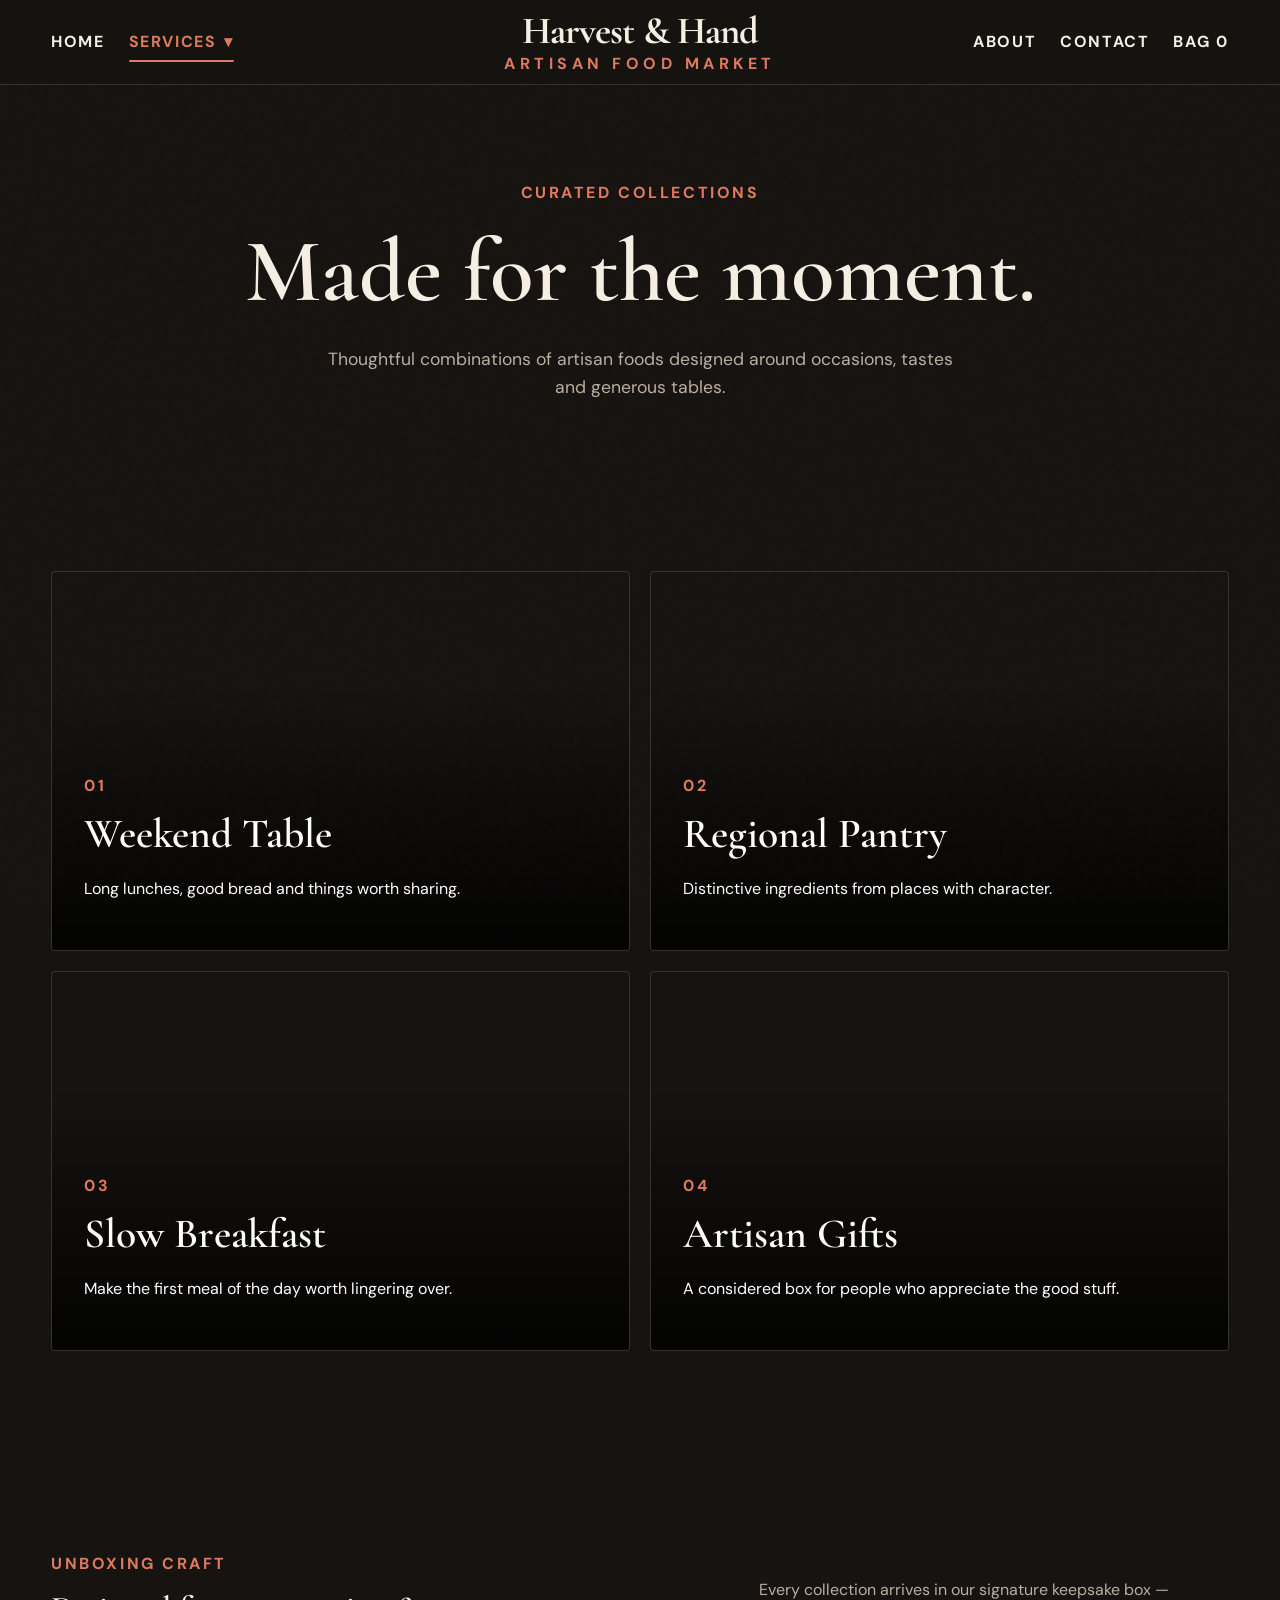
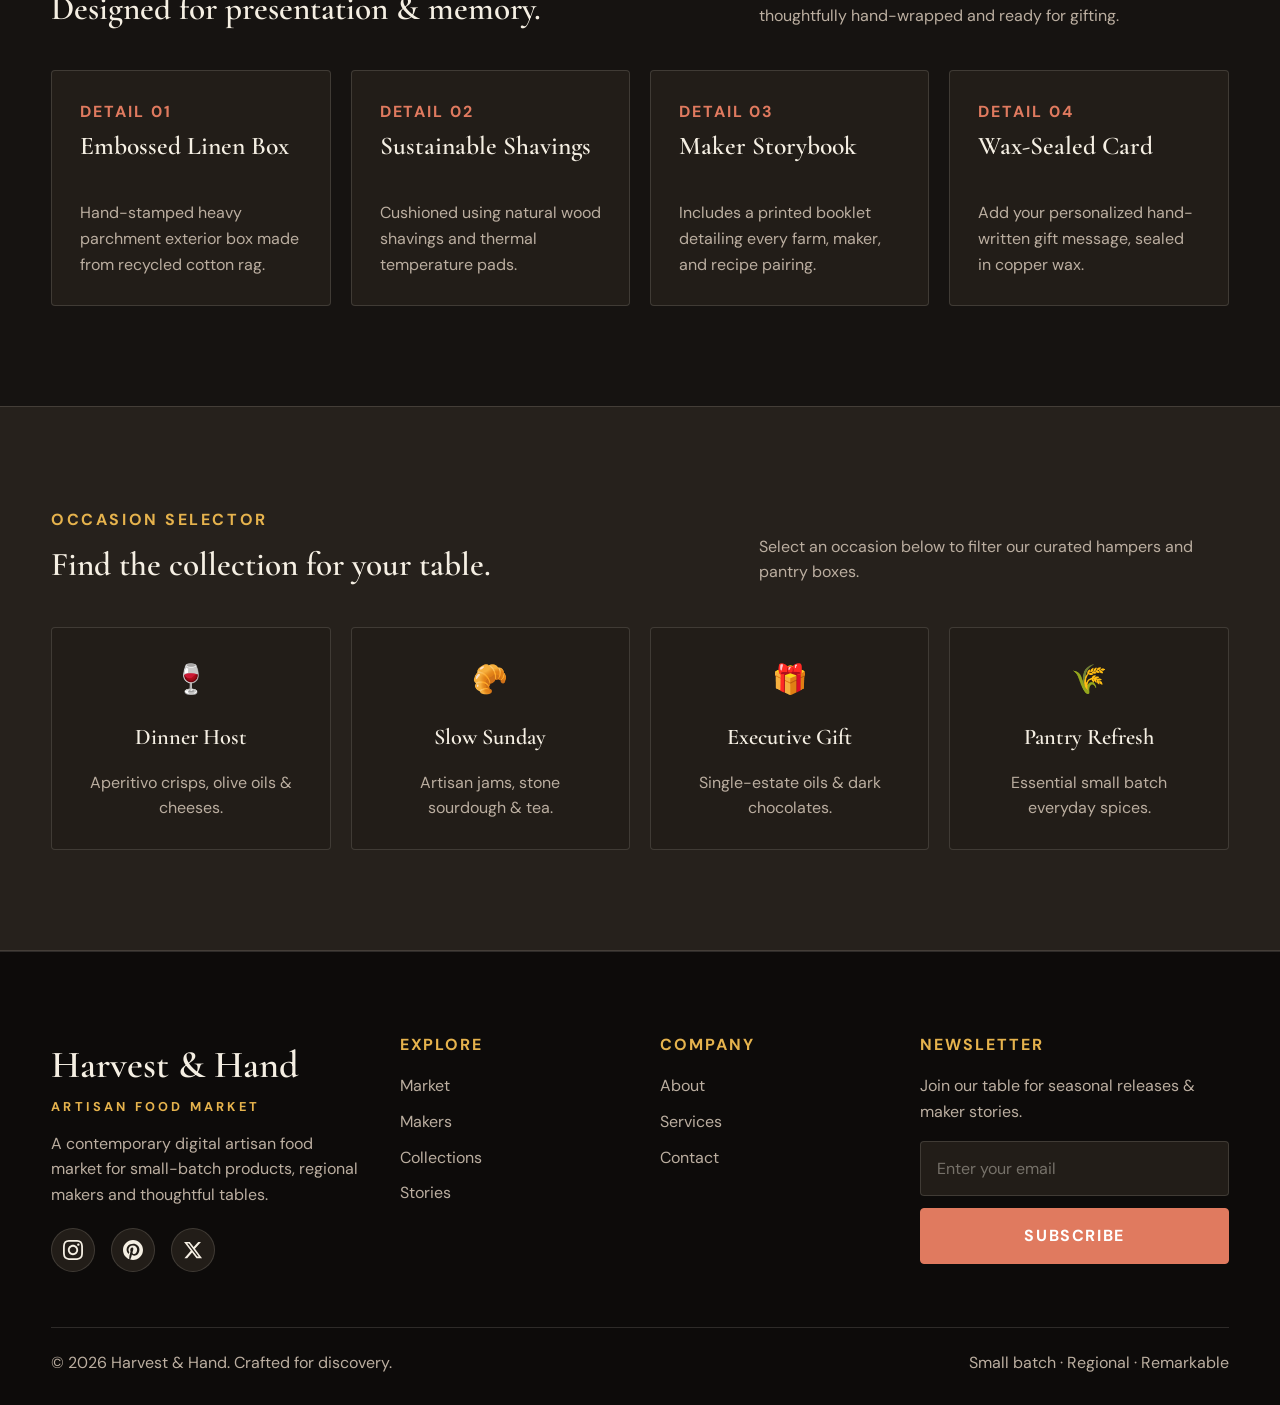
<file: collections.html>
<!doctype html>
<html lang="en">

<head>
  <meta charset="utf-8">
  <meta name="viewport" content="width=device-width, initial-scale=1">
  <meta name="description" content="Harvest & Hand — an artisan specialty food marketplace.">
  <title>Collections | Harvest & Hand</title>
  <link rel="icon" type="image/svg+xml" href="images/favicon.svg">
  <link rel="icon" type="image/png" sizes="32x32" href="images/favicon-32x32.png">
  <link rel="icon" type="image/png" sizes="16x16" href="images/favicon-16x16.png">
  <link rel="apple-touch-icon" sizes="180x180" href="images/apple-touch-icon.png">
  <link rel="shortcut icon" href="favicon.ico">
  <link rel="stylesheet" href="css/style.css">
</head>

<body>

  <header class="site-header">
    <div class="container nav">
      <div class="nav-left">
        <a href="index.html">Home</a>
        <div class="dropdown">
          <a href="services.html" class="dropdown-toggle active">Services <span class="chevron">▾</span></a>
          <div class="dropdown-panel">
            <a href="services.html">All Services</a>
            <a href="market.html">Market & Discovery</a>
            <a href="makers.html">Makers Directory</a>
            <a href="collections.html" class="active">Curated Collections</a>
            <a href="stories.html">Food Stories</a>
          </div>
        </div>
        <div class="mobile-only">
          <a href="about.html">About</a>
          <a href="contact.html">Contact</a>
          <a class="bag-link" href="market.html">Bag <span class="bag-count">0</span></a>
        </div>
      </div>
      <a class="brand" href="index.html">Harvest & Hand<small>Artisan Food Market</small></a>
      <div class="nav-right">
        <a href="about.html">About</a>
        <a href="contact.html">Contact</a>
        <a class="bag-link" href="market.html">Bag <span id="bag-count">0</span></a>
        <button class="menu-toggle" aria-label="Open menu">☰</button>
      </div>
    </div>
  </header>

  <main>
    <section class="page-hero">
      <div class="container">
        <div class="eyebrow">Curated collections</div>
        <h1>Made for the moment.</h1>
        <p>Thoughtful combinations of artisan foods designed around occasions, tastes and generous tables.</p>
      </div>
    </section>
    <section class="section">
      <div class="container collection-grid">
        <a class="collection" href="market.html"
          style="background-image:url('https://images.unsplash.com/photo-1505253716362-afaea1d3d1af?auto=format&fit=crop&w=1000&q=85')">
          <div><span class="eyebrow">01</span>
            <h3>Weekend Table</h3>
            <p>Long lunches, good bread and things worth sharing.</p>
          </div>
        </a>
        <a class="collection" href="market.html"
          style="background-image:url('https://images.unsplash.com/photo-1513104890138-7c749659a591?auto=format&fit=crop&w=1000&q=85')">
          <div><span class="eyebrow">02</span>
            <h3>Regional Pantry</h3>
            <p>Distinctive ingredients from places with character.</p>
          </div>
        </a>
        <a class="collection" href="market.html"
          style="background-image:url('https://images.unsplash.com/photo-1482049016688-2d3e1b311543?auto=format&fit=crop&w=1000&q=85')">
          <div><span class="eyebrow">03</span>
            <h3>Slow Breakfast</h3>
            <p>Make the first meal of the day worth lingering over.</p>
          </div>
        </a>
        <a class="collection" href="market.html"
          style="background-image:url('https://images.unsplash.com/photo-1547592180-85f173990554?auto=format&fit=crop&w=1000&q=85')">
          <div><span class="eyebrow">04</span>
            <h3>Artisan Gifts</h3>
            <p>A considered box for people who appreciate the good stuff.</p>
          </div>
        </a>
      </div>
    </section>

    <section class="section">
      <div class="container">
        <div class="section-head">
          <div>
            <div class="eyebrow">Unboxing Craft</div>
            <h2>Designed for presentation & memory.</h2>
          </div>
          <p>Every collection arrives in our signature keepsake box — thoughtfully hand-wrapped and ready for gifting.
          </p>
        </div>
        <div class="unboxing-grid">
          <div class="unboxing-step">
            <strong>Detail 01</strong>
            <h4>Embossed Linen Box</h4>
            <p style="font-size:1rem; color:var(--muted); margin:0;">Hand-stamped heavy parchment exterior box made from
              recycled cotton rag.</p>
          </div>
          <div class="unboxing-step">
            <strong>Detail 02</strong>
            <h4>Sustainable Shavings</h4>
            <p style="font-size:1rem; color:var(--muted); margin:0;">Cushioned using natural wood shavings and thermal
              temperature pads.</p>
          </div>
          <div class="unboxing-step">
            <strong>Detail 03</strong>
            <h4>Maker Storybook</h4>
            <p style="font-size:1rem; color:var(--muted); margin:0;">Includes a printed booklet detailing every farm,
              maker, and recipe pairing.</p>
          </div>
          <div class="unboxing-step">
            <strong>Detail 04</strong>
            <h4>Wax-Sealed Card</h4>
            <p style="font-size:1rem; color:var(--muted); margin:0;">Add your personalized hand-written gift message,
              sealed in copper wax.</p>
          </div>
        </div>
      </div>
    </section>

    <section class="section dark-section">
      <div class="container">
        <div class="section-head">
          <div>
            <div class="eyebrow">Occasion Selector</div>
            <h2>Find the collection for your table.</h2>
          </div>
          <p>Select an occasion below to filter our curated hampers and pantry boxes.</p>
        </div>
        <div class="occasion-grid">
          <div class="occasion-card" data-discover="Weekend Table Collection">
            <span style="font-size:1.8rem; display:block; margin-bottom:8px;">🍷</span>
            <h4 style="font:600 1.4rem/1.25 var(--serif); margin:0 0 6px;">Dinner Host</h4>
            <p style="font-size:1rem; color:var(--muted); margin:0;">Aperitivo crisps, olive oils & cheeses.</p>
          </div>
          <div class="occasion-card" data-discover="Slow Breakfast Box">
            <span style="font-size:1.8rem; display:block; margin-bottom:8px;">🥐</span>
            <h4 style="font:600 1.4rem/1.25 var(--serif); margin:0 0 6px;">Slow Sunday</h4>
            <p style="font-size:1rem; color:var(--muted); margin:0;">Artisan jams, stone sourdough & tea.</p>
          </div>
          <div class="occasion-card" data-discover="Corporate Reserve Hamper">
            <span style="font-size:1.8rem; display:block; margin-bottom:8px;">🎁</span>
            <h4 style="font:600 1.4rem/1.25 var(--serif); margin:0 0 6px;">Executive Gift</h4>
            <p style="font-size:1rem; color:var(--muted); margin:0;">Single-estate oils & dark chocolates.</p>
          </div>
          <div class="occasion-card" data-discover="Regional Pantry Box">
            <span style="font-size:1.8rem; display:block; margin-bottom:8px;">🌾</span>
            <h4 style="font:600 1.4rem/1.25 var(--serif); margin:0 0 6px;">Pantry Refresh</h4>
            <p style="font-size:1rem; color:var(--muted); margin:0;">Essential small batch everyday spices.</p>
          </div>
        </div>
      </div>
    </section>
  </main>

  <footer class="footer">
    <div class="container">
      <div class="footer-grid">
        <div>
          <a href="index.html" class="footer-brand-link"><h3>Harvest & Hand</h3></a>
          <small class="footer-sub">Artisan Food Market</small>
          <p>A contemporary digital artisan food market for small-batch products, regional makers and thoughtful tables.
          </p>
          <div class="social-links">
            <a href="#" aria-label="Instagram" class="social-icon">
              <svg width="20" height="20" fill="currentColor" viewBox="0 0 24 24">
                <path
                  d="M12 2.163c3.204 0 3.584.012 4.85.07 3.252.148 4.771 1.691 4.919 4.919.058 1.265.069 1.645.069 4.849 0 3.205-.012 3.584-.069 4.849-.149 3.225-1.664 4.771-4.919 4.919-1.266.058-1.644.07-4.85.07-3.204 0-3.584-.012-4.849-.07-3.26-.149-4.771-1.699-4.919-4.92-.058-1.265-.07-1.644-.07-4.849 0-3.204.013-3.583.07-4.849.149-3.227 1.664-4.771 4.919-4.919 1.266-.057 1.645-.069 4.849-.069zm0-2.163c-3.259 0-3.667.014-4.947.072-4.358.2-6.78 2.618-6.98 6.98-.059 1.281-.073 1.689-.073 4.948 0 3.259.014 3.668.072 4.948.2 4.358 2.618 6.78 6.98 6.98 1.281.058 1.689.072 4.948.072 3.259 0 3.668-.014 4.948-.072 4.354-.2 6.782-2.618 6.979-6.98.059-1.28.073-1.689.073-4.948 0-3.259-.014-3.667-.072-4.947-.196-4.354-2.617-6.78-6.979-6.98-1.281-.059-1.69-.073-4.949-.073zm0 5.838c-3.403 0-6.162 2.759-6.162 6.162s2.759 6.163 6.162 6.163 6.162-2.759 6.162-6.163c0-3.403-2.759-6.162-6.162-6.162zm0 10.162c-2.209 0-4-1.79-4-4 0-2.209 1.791-4 4-4s4 1.791 4 4c0 2.21-1.791 4-4 4zm6.406-11.845c-.796 0-1.441.645-1.441 1.44s.645 1.44 1.441 1.44c.795 0 1.439-.645 1.439-1.44s-.644-1.44-1.439-1.44z" />
              </svg>
            </a>
            <a href="#" aria-label="Pinterest" class="social-icon">
              <svg width="20" height="20" fill="currentColor" viewBox="0 0 24 24">
                <path
                  d="M12 0c-6.627 0-12 5.372-12 12 0 5.084 3.163 9.426 7.627 11.174-.105-.949-.2-2.405.042-3.441.218-.937 1.407-5.965 1.407-5.965s-.359-.719-.359-1.782c0-1.668.967-2.914 2.171-2.914 1.023 0 1.518.769 1.518 1.69 0 1.029-.655 2.568-.994 3.995-.283 1.194.599 2.169 1.777 2.169 2.133 0 3.772-2.249 3.772-5.495 0-2.873-2.064-4.882-5.012-4.882-3.414 0-5.418 2.561-5.418 5.207 0 1.031.397 2.138.893 2.738.098.119.112.224.083.345l-.333 1.36c-.053.22-.174.267-.402.161-1.499-.698-2.436-2.889-2.436-4.649 0-3.785 2.75-7.262 7.929-7.262 4.163 0 7.398 2.967 7.398 6.931 0 4.136-2.607 7.464-6.227 7.464-1.216 0-2.359-.631-2.75-1.378l-.748 2.853c-.271 1.043-1.002 2.35-1.492 3.146 1.124.347 2.317.535 3.554.535 6.627 0 12-5.373 12-12 0-6.628-5.373-12-12-12z" />
              </svg>
            </a>
            <a href="#" aria-label="X / Twitter" class="social-icon">
              <svg width="20" height="20" fill="currentColor" viewBox="0 0 24 24">
                <path
                  d="M18.244 2.25h3.308l-7.227 8.26 8.502 11.24H16.17l-5.214-6.817L4.99 21.75H1.68l7.73-8.835L1.254 2.25H8.08l4.713 6.231zm-1.161 17.52h1.833L7.084 4.126H5.117z" />
              </svg>
            </a>
          </div>
        </div>
        <div>
          <h4>Explore</h4>
          <a href="market.html">Market</a>
          <a href="makers.html">Makers</a>
          <a href="collections.html">Collections</a>
          <a href="stories.html">Stories</a>
        </div>
        <div>
          <h4>Company</h4>
          <a href="about.html">About</a>
          <a href="services.html">Services</a>
          <a href="contact.html">Contact</a>
        </div>
        <div>
          <h4>Newsletter</h4>
          <p>Join our table for seasonal releases & maker stories.</p>
          <form class="footer-newsletter" data-demo>
            <input type="email" required placeholder="Enter your email">
            <button type="submit" class="btn">Subscribe</button>
          </form>
        </div>
      </div>
      <div class="copyright">
        <span>© 2026 Harvest & Hand. Crafted for discovery.</span>
        <span>Small batch · Regional · Remarkable</span>
      </div>
    </div>
  </footer>
  <div class="flash"></div>
  <script src="js/main.js"></script>
</body>

</html>
</file>
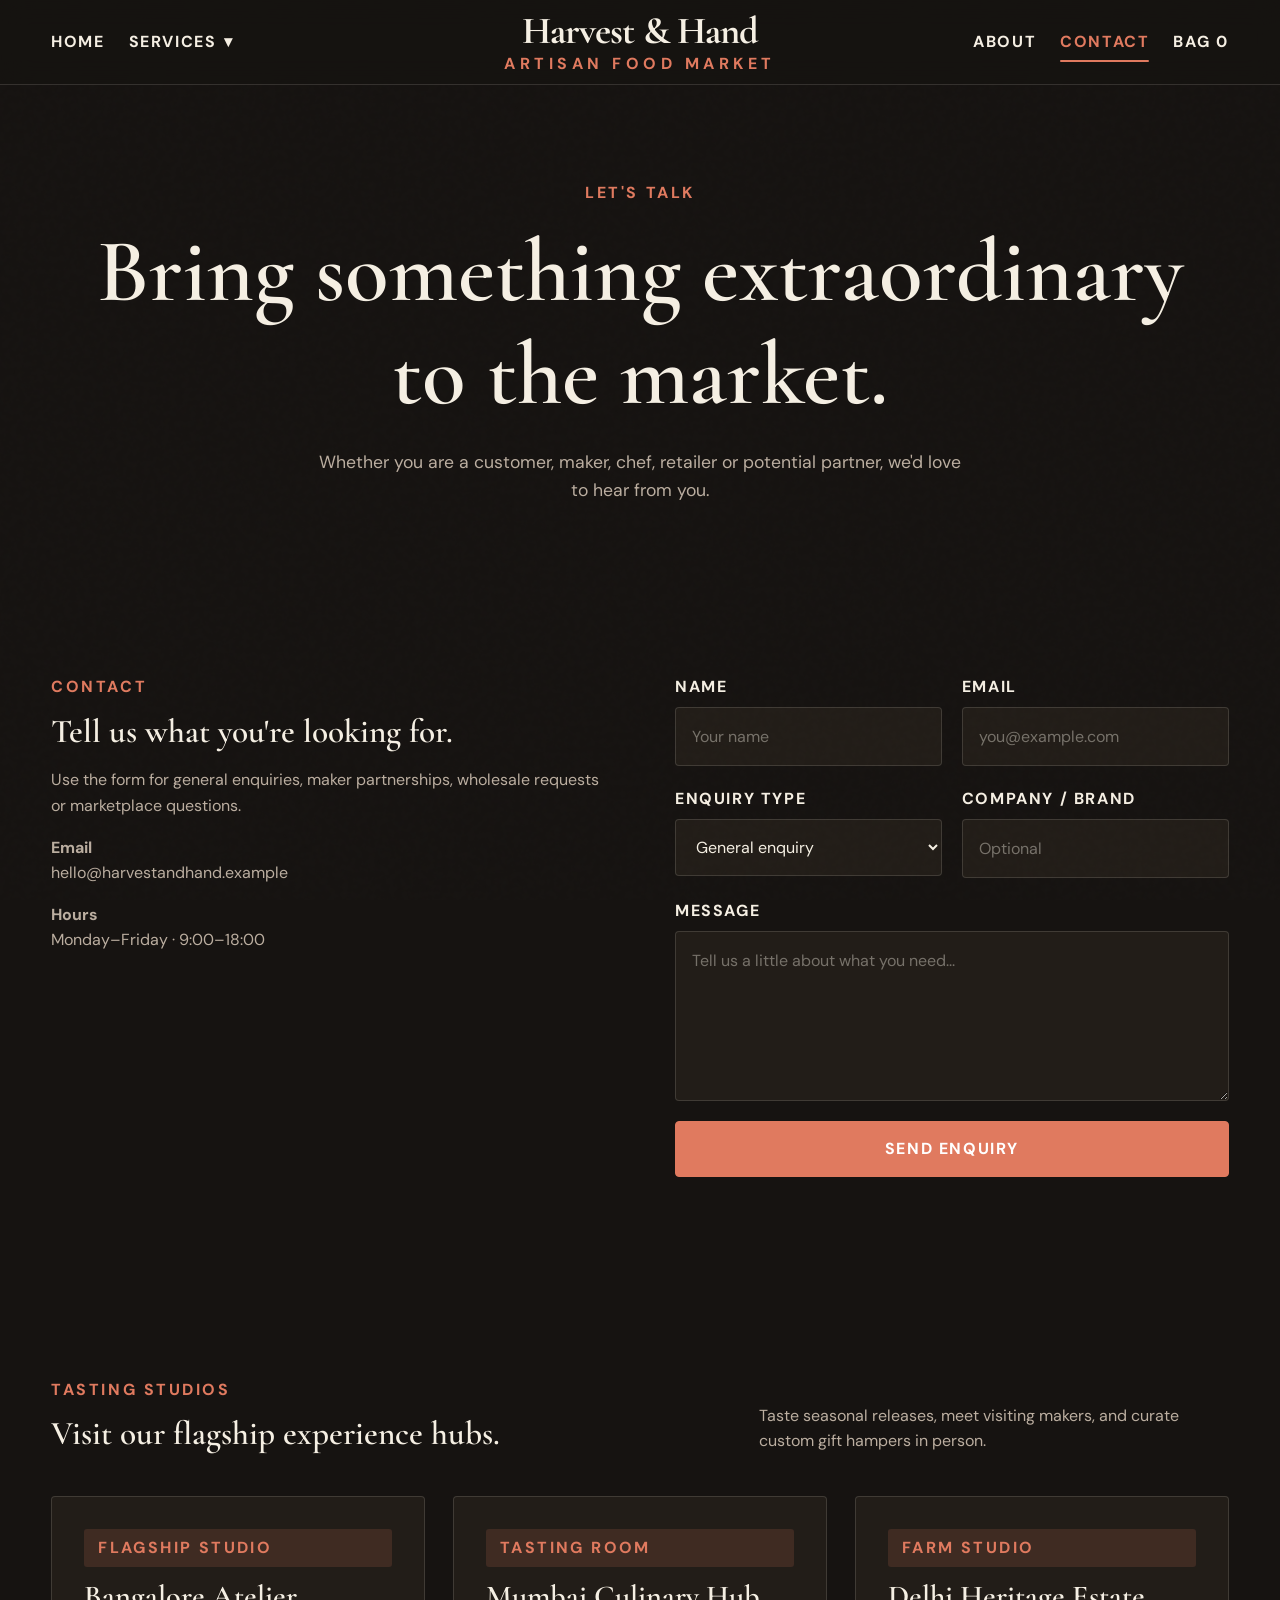
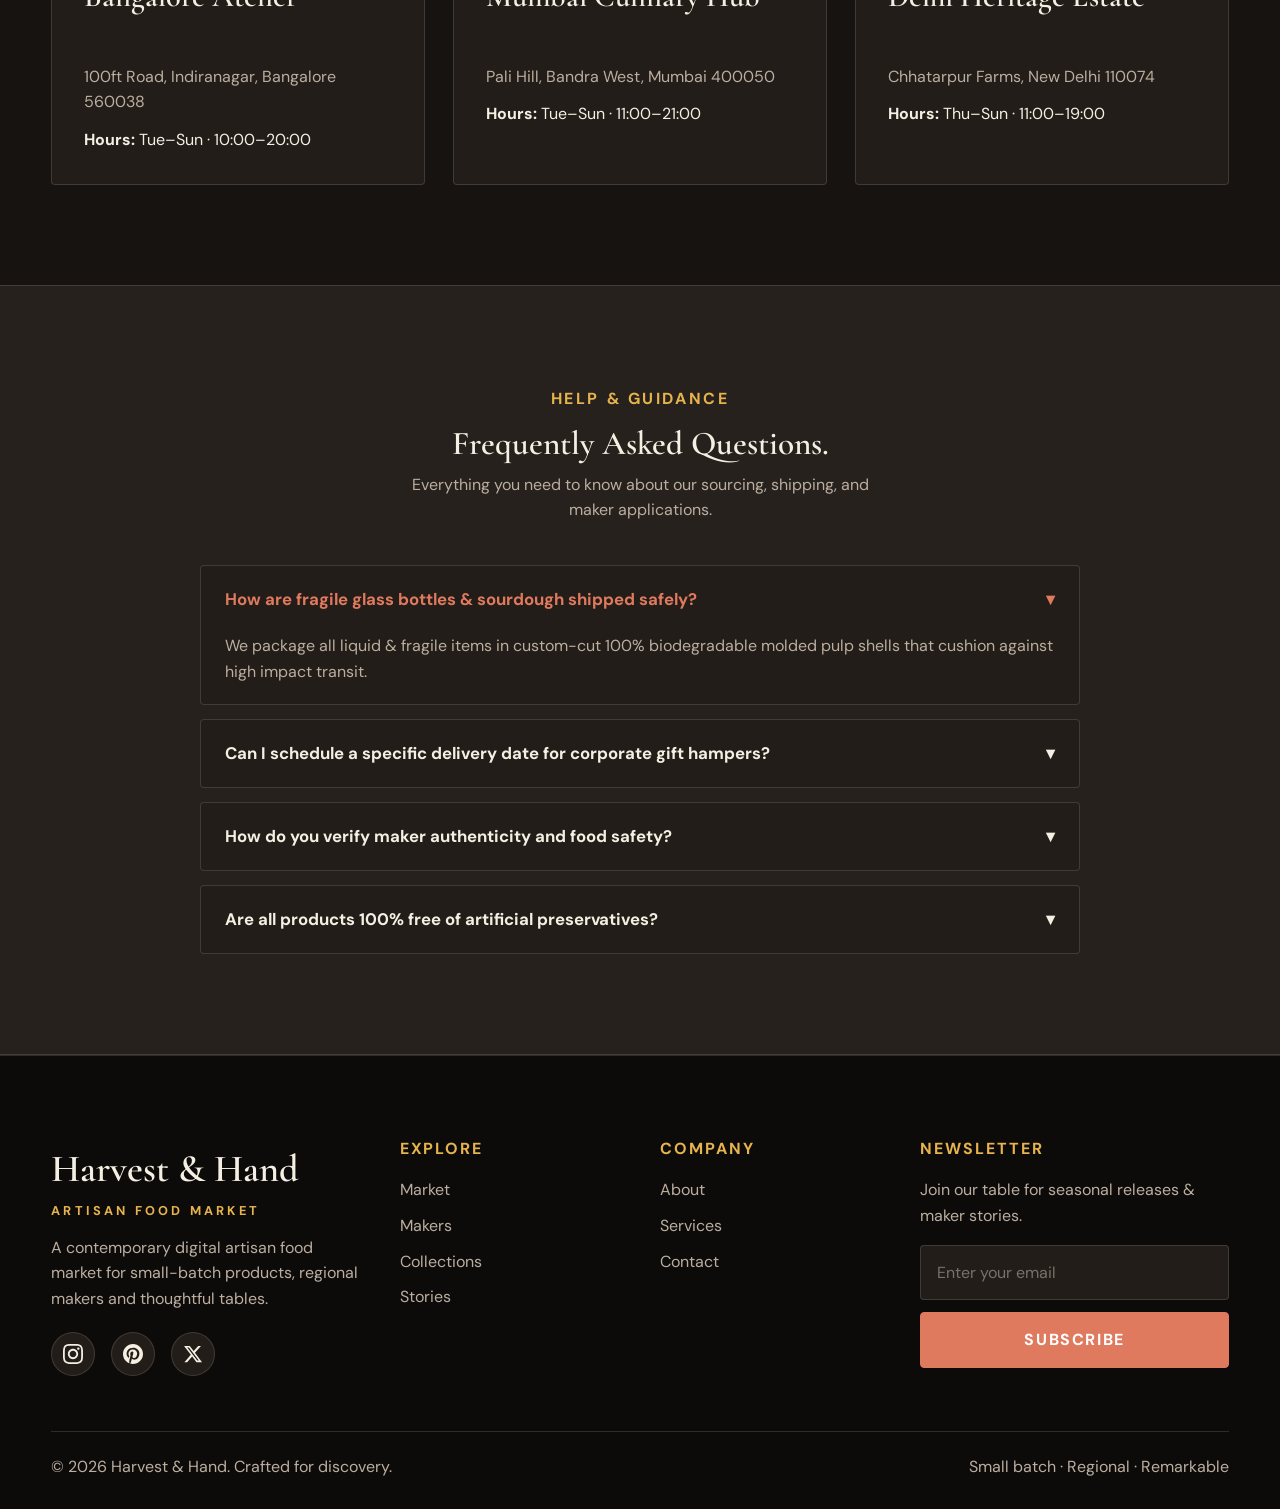
<file: contact.html>
<!doctype html>
<html lang="en">

<head>
  <meta charset="utf-8">
  <meta name="viewport" content="width=device-width, initial-scale=1">
  <meta name="description" content="Harvest & Hand — an artisan specialty food marketplace.">
  <title>Contact | Harvest & Hand</title>
  <link rel="icon" type="image/svg+xml" href="images/favicon.svg">
  <link rel="icon" type="image/png" sizes="32x32" href="images/favicon-32x32.png">
  <link rel="icon" type="image/png" sizes="16x16" href="images/favicon-16x16.png">
  <link rel="apple-touch-icon" sizes="180x180" href="images/apple-touch-icon.png">
  <link rel="shortcut icon" href="favicon.ico">
  <link rel="stylesheet" href="css/style.css">
</head>

<body>

  <header class="site-header">
    <div class="container nav">
      <div class="nav-left">
        <a href="index.html">Home</a>
        <div class="dropdown">
          <a href="services.html" class="dropdown-toggle">Services <span class="chevron">▾</span></a>
          <div class="dropdown-panel">
            <a href="services.html">All Services</a>
            <a href="market.html">Market & Discovery</a>
            <a href="makers.html">Makers Directory</a>
            <a href="collections.html">Curated Collections</a>
            <a href="stories.html">Food Stories</a>
          </div>
        </div>
        <div class="mobile-only">
          <a href="about.html">About</a>
          <a href="contact.html" class="active">Contact</a>
          <a class="bag-link" href="market.html">Bag <span class="bag-count">0</span></a>
        </div>
      </div>
      <a class="brand" href="index.html">Harvest & Hand<small>Artisan Food Market</small></a>
      <div class="nav-right">
        <a href="about.html">About</a>
        <a href="contact.html" class="active">Contact</a>
        <a class="bag-link" href="market.html">Bag <span id="bag-count">0</span></a>
        <button class="menu-toggle" aria-label="Open menu">☰</button>
      </div>
    </div>
  </header>

  <main>
    <section class="page-hero">
      <div class="container">
        <div class="eyebrow">Let's talk</div>
        <h1>Bring something extraordinary to the market.</h1>
        <p>Whether you are a customer, maker, chef, retailer or potential partner, we'd love to hear from you.</p>
      </div>
    </section>
    <section class="section">
      <div class="container about-grid">
        <div>
          <div class="eyebrow">Contact</div>
          <h2>Tell us what you're looking for.</h2>
          <p>Use the form for general enquiries, maker partnerships, wholesale requests or marketplace questions.</p>
          <p><strong>Email</strong><br>hello@harvestandhand.example</p>
          <p><strong>Hours</strong><br>Monday–Friday · 9:00–18:00</p>
        </div>
        <form class="form-grid" data-demo>
          <div class="field"><label>Name</label><input required placeholder="Your name"></div>
          <div class="field"><label>Email</label><input required type="email" placeholder="you@example.com"></div>
          <div class="field"><label>Enquiry type</label><select>
              <option>General enquiry</option>
              <option>Become a maker</option>
              <option>Wholesale</option>
              <option>Partnership</option>
            </select></div>
          <div class="field"><label>Company / Brand</label><input placeholder="Optional"></div>
          <div class="field full"><label>Message</label><textarea required
              placeholder="Tell us a little about what you need..."></textarea></div>
          <div class="field full"><button class="btn" type="submit">Send Enquiry</button></div>
        </form>
      </div>
    </section>

    <section class="section">
      <div class="container">
        <div class="section-head">
          <div>
            <div class="eyebrow">Tasting Studios</div>
            <h2>Visit our flagship experience hubs.</h2>
          </div>
          <p>Taste seasonal releases, meet visiting makers, and curate custom gift hampers in person.</p>
        </div>
        <div class="hubs-grid">
          <div class="hub-card">
            <span class="pairing-badge">Flagship Studio</span>
            <h3>Bangalore Atelier</h3>
            <p style="font-size:1rem; color:var(--muted); margin:4px 0 12px;">100ft Road, Indiranagar, Bangalore 560038
            </p>
            <p style="font-size:1rem; color:var(--cocoa); margin:0;"><strong>Hours:</strong> Tue–Sun · 10:00–20:00</p>
          </div>
          <div class="hub-card">
            <span class="pairing-badge">Tasting Room</span>
            <h3>Mumbai Culinary Hub</h3>
            <p style="font-size:1rem; color:var(--muted); margin:4px 0 12px;">Pali Hill, Bandra West, Mumbai 400050</p>
            <p style="font-size:1rem; color:var(--cocoa); margin:0;"><strong>Hours:</strong> Tue–Sun · 11:00–21:00</p>
          </div>
          <div class="hub-card">
            <span class="pairing-badge">Farm Studio</span>
            <h3>Delhi Heritage Estate</h3>
            <p style="font-size:1rem; color:var(--muted); margin:4px 0 12px;">Chhatarpur Farms, New Delhi 110074</p>
            <p style="font-size:1rem; color:var(--cocoa); margin:0;"><strong>Hours:</strong> Thu–Sun · 11:00–19:00</p>
          </div>
        </div>
      </div>
    </section>

    <section class="section dark-section">
      <div class="container">
        <div class="section-head" style="text-align:center; display:block;">
          <div class="eyebrow">Help & Guidance</div>
          <h2>Frequently Asked Questions.</h2>
          <p style="margin:8px auto 0;">Everything you need to know about our sourcing, shipping, and maker
            applications.</p>
        </div>
        <div class="faq-list">
          <div class="faq-item open">
            <div class="faq-question">How are fragile glass bottles & sourdough shipped safely? <span>▾</span></div>
            <div class="faq-answer">We package all liquid & fragile items in custom-cut 100% biodegradable molded pulp
              shells that cushion against high impact transit.</div>
          </div>
          <div class="faq-item">
            <div class="faq-question">Can I schedule a specific delivery date for corporate gift hampers? <span>▾</span>
            </div>
            <div class="faq-answer">Yes, our corporate concierge allows you to select precise arrival windows up to 90
              days in advance.</div>
          </div>
          <div class="faq-item">
            <div class="faq-question">How do you verify maker authenticity and food safety? <span>▾</span></div>
            <div class="faq-answer">Our curation committee conducts on-site farm visits, soil audits, and micro-batch
              chemical purity testing before onboarding any maker.</div>
          </div>
          <div class="faq-item">
            <div class="faq-question">Are all products 100% free of artificial preservatives? <span>▾</span></div>
            <div class="faq-answer">Yes. We strictly prohibit artificial colorings, synthetic stabilizers, and chemical
              preservatives across the entire marketplace.</div>
          </div>
        </div>
      </div>
    </section>
  </main>

  <footer class="footer">
    <div class="container">
      <div class="footer-grid">
        <div>
          <a href="index.html" class="footer-brand-link"><h3>Harvest & Hand</h3></a>
          <small class="footer-sub">Artisan Food Market</small>
          <p>A contemporary digital artisan food market for small-batch products, regional makers and thoughtful tables.
          </p>
          <div class="social-links">
            <a href="#" aria-label="Instagram" class="social-icon">
              <svg width="20" height="20" fill="currentColor" viewBox="0 0 24 24">
                <path
                  d="M12 2.163c3.204 0 3.584.012 4.85.07 3.252.148 4.771 1.691 4.919 4.919.058 1.265.069 1.645.069 4.849 0 3.205-.012 3.584-.069 4.849-.149 3.225-1.664 4.771-4.919 4.919-1.266.058-1.644.07-4.85.07-3.204 0-3.584-.012-4.849-.07-3.26-.149-4.771-1.699-4.919-4.92-.058-1.265-.07-1.644-.07-4.849 0-3.204.013-3.583.07-4.849.149-3.227 1.664-4.771 4.919-4.919 1.266-.057 1.645-.069 4.849-.069zm0-2.163c-3.259 0-3.667.014-4.947.072-4.358.2-6.78 2.618-6.98 6.98-.059 1.281-.073 1.689-.073 4.948 0 3.259.014 3.668.072 4.948.2 4.358 2.618 6.78 6.98 6.98 1.281.058 1.689.072 4.948.072 3.259 0 3.668-.014 4.948-.072 4.354-.2 6.782-2.618 6.979-6.98.059-1.28.073-1.689.073-4.948 0-3.259-.014-3.667-.072-4.947-.196-4.354-2.617-6.78-6.979-6.98-1.281-.059-1.69-.073-4.949-.073zm0 5.838c-3.403 0-6.162 2.759-6.162 6.162s2.759 6.163 6.162 6.163 6.162-2.759 6.162-6.163c0-3.403-2.759-6.162-6.162-6.162zm0 10.162c-2.209 0-4-1.79-4-4 0-2.209 1.791-4 4-4s4 1.791 4 4c0 2.21-1.791 4-4 4zm6.406-11.845c-.796 0-1.441.645-1.441 1.44s.645 1.44 1.441 1.44c.795 0 1.439-.645 1.439-1.44s-.644-1.44-1.439-1.44z" />
              </svg>
            </a>
            <a href="#" aria-label="Pinterest" class="social-icon">
              <svg width="20" height="20" fill="currentColor" viewBox="0 0 24 24">
                <path
                  d="M12 0c-6.627 0-12 5.372-12 12 0 5.084 3.163 9.426 7.627 11.174-.105-.949-.2-2.405.042-3.441.218-.937 1.407-5.965 1.407-5.965s-.359-.719-.359-1.782c0-1.668.967-2.914 2.171-2.914 1.023 0 1.518.769 1.518 1.69 0 1.029-.655 2.568-.994 3.995-.283 1.194.599 2.169 1.777 2.169 2.133 0 3.772-2.249 3.772-5.495 0-2.873-2.064-4.882-5.012-4.882-3.414 0-5.418 2.561-5.418 5.207 0 1.031.397 2.138.893 2.738.098.119.112.224.083.345l-.333 1.36c-.053.22-.174.267-.402.161-1.499-.698-2.436-2.889-2.436-4.649 0-3.785 2.75-7.262 7.929-7.262 4.163 0 7.398 2.967 7.398 6.931 0 4.136-2.607 7.464-6.227 7.464-1.216 0-2.359-.631-2.75-1.378l-.748 2.853c-.271 1.043-1.002 2.35-1.492 3.146 1.124.347 2.317.535 3.554.535 6.627 0 12-5.373 12-12 0-6.628-5.373-12-12-12z" />
              </svg>
            </a>
            <a href="#" aria-label="X / Twitter" class="social-icon">
              <svg width="20" height="20" fill="currentColor" viewBox="0 0 24 24">
                <path
                  d="M18.244 2.25h3.308l-7.227 8.26 8.502 11.24H16.17l-5.214-6.817L4.99 21.75H1.68l7.73-8.835L1.254 2.25H8.08l4.713 6.231zm-1.161 17.52h1.833L7.084 4.126H5.117z" />
              </svg>
            </a>
          </div>
        </div>
        <div>
          <h4>Explore</h4>
          <a href="market.html">Market</a>
          <a href="makers.html">Makers</a>
          <a href="collections.html">Collections</a>
          <a href="stories.html">Stories</a>
        </div>
        <div>
          <h4>Company</h4>
          <a href="about.html">About</a>
          <a href="services.html">Services</a>
          <a href="contact.html">Contact</a>
        </div>
        <div>
          <h4>Newsletter</h4>
          <p>Join our table for seasonal releases & maker stories.</p>
          <form class="footer-newsletter" data-demo>
            <input type="email" required placeholder="Enter your email">
            <button type="submit" class="btn">Subscribe</button>
          </form>
        </div>
      </div>
      <div class="copyright">
        <span>© 2026 Harvest & Hand. Crafted for discovery.</span>
        <span>Small batch · Regional · Remarkable</span>
      </div>
    </div>
  </footer>
  <div class="flash"></div>
  <script src="js/main.js"></script>
</body>

</html>
</file>
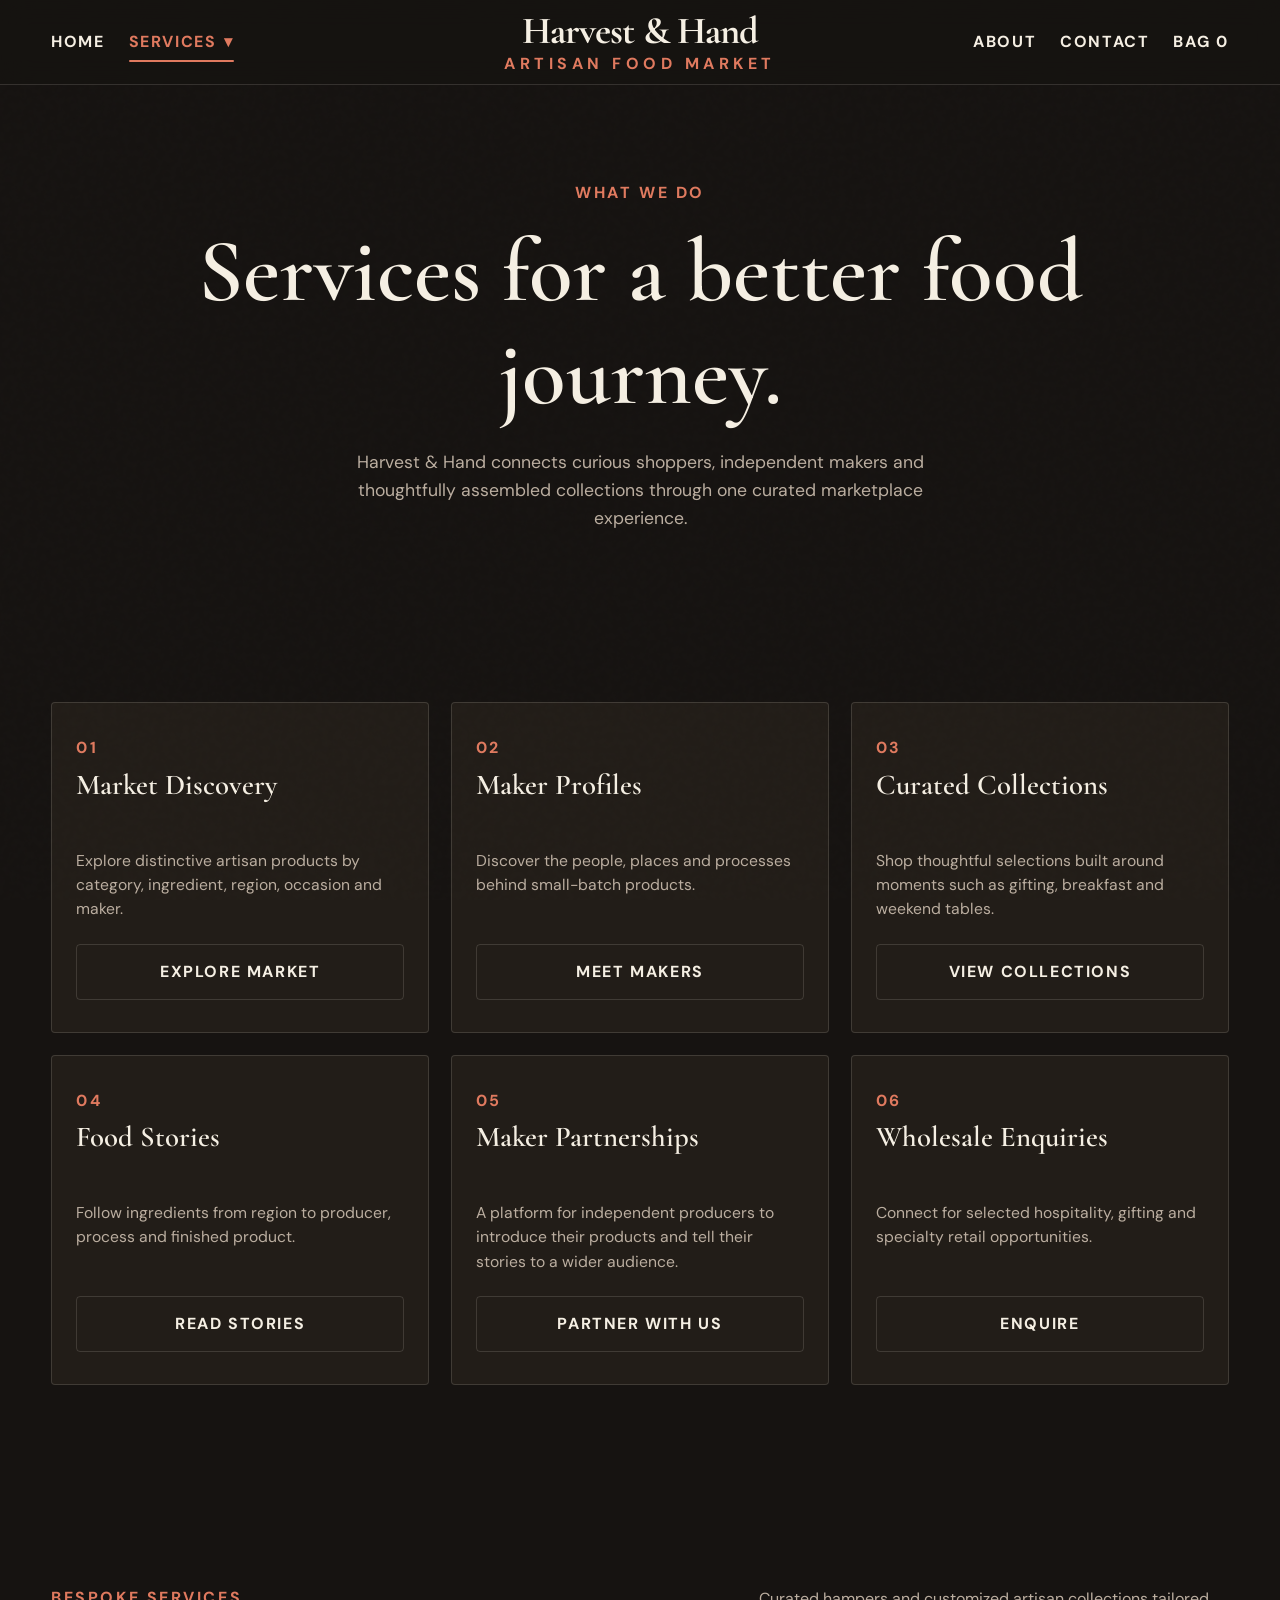
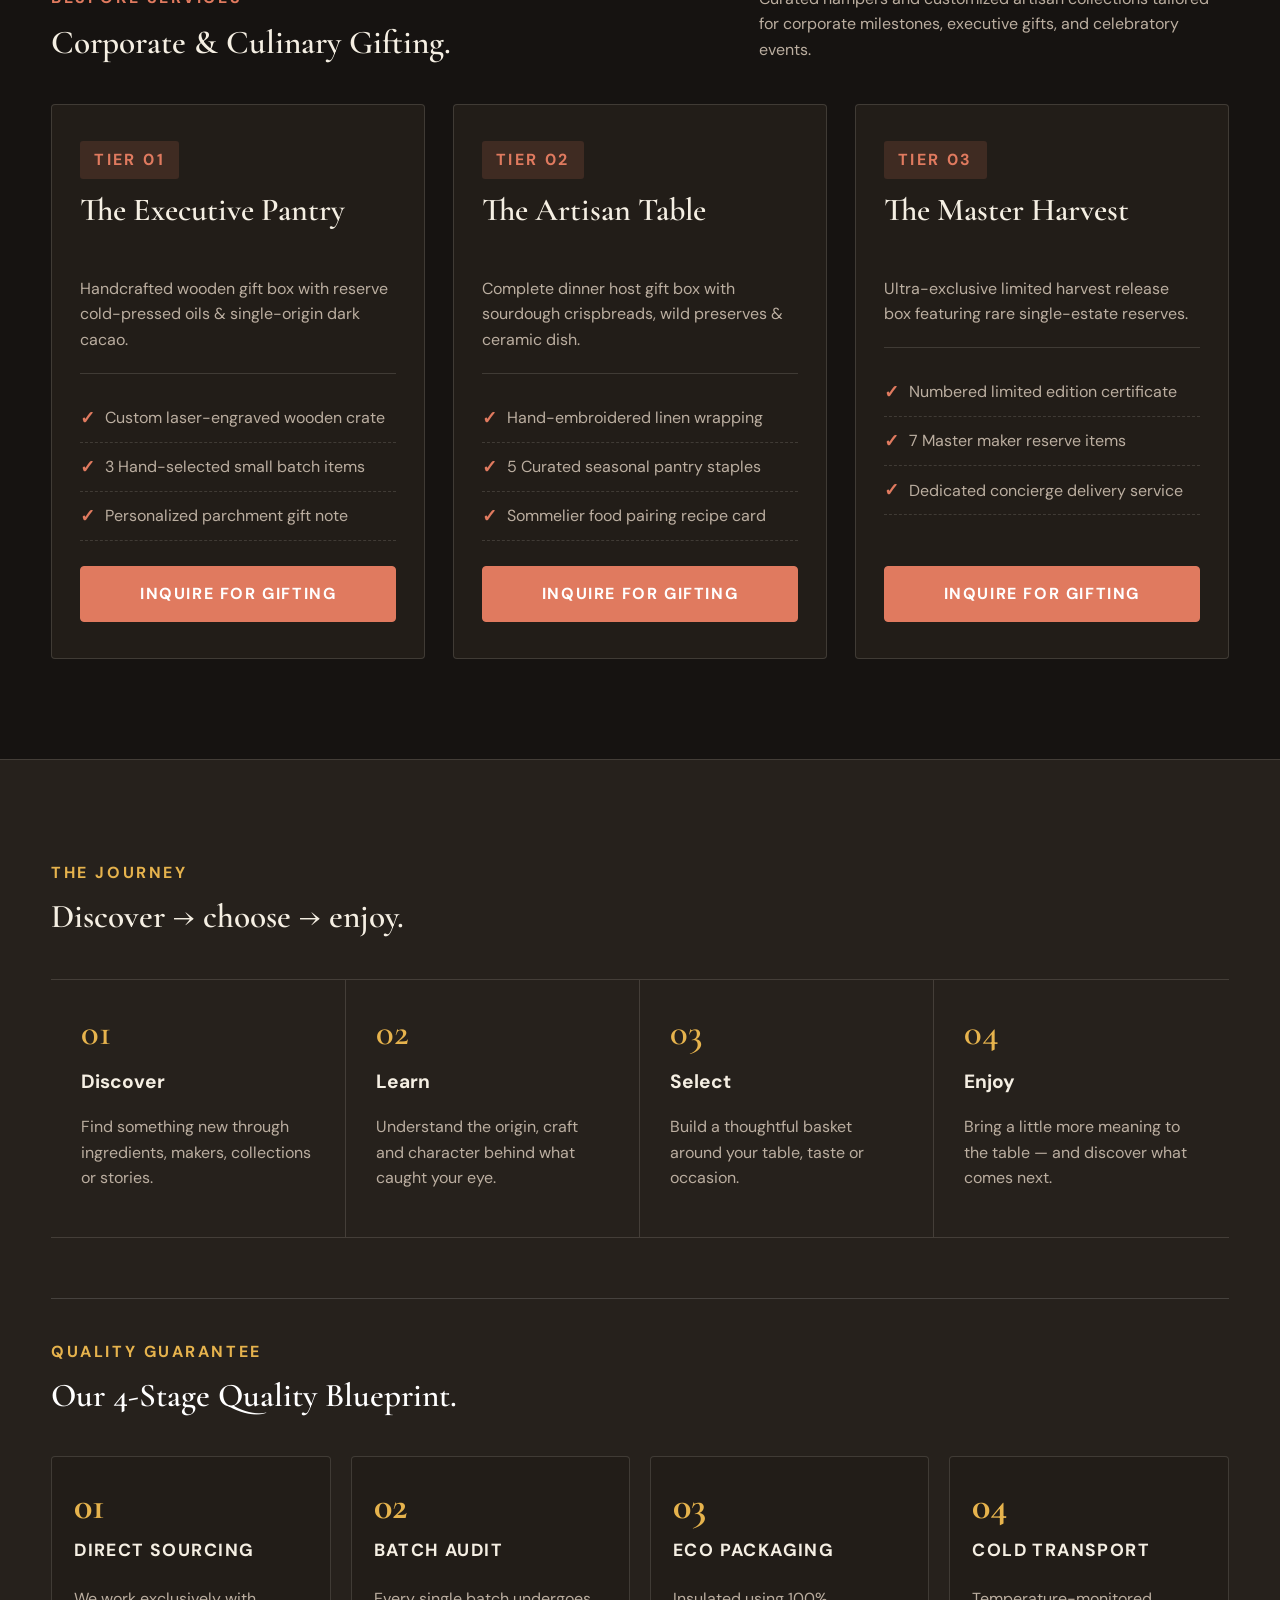
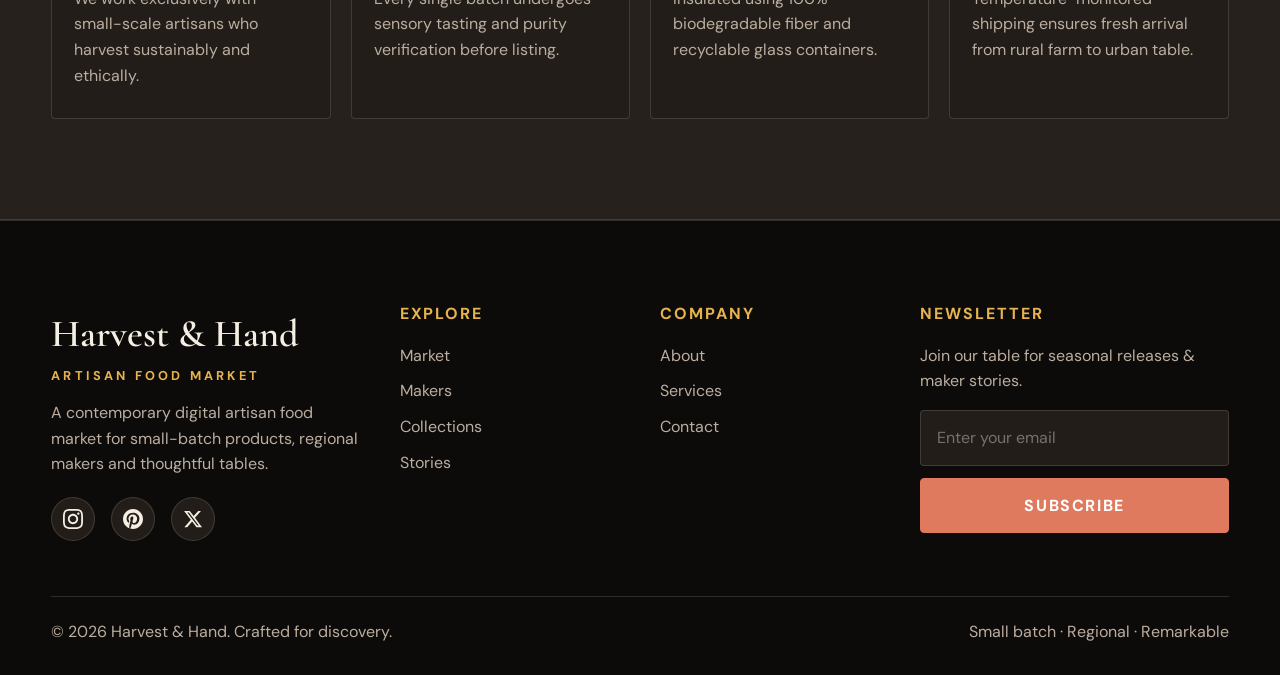
<file: services.html>
<!doctype html>
<html lang="en">

<head>
  <meta charset="utf-8">
  <meta name="viewport" content="width=device-width, initial-scale=1">
  <meta name="description" content="Harvest & Hand — an artisan specialty food marketplace.">
  <title>Services | Harvest & Hand</title>
  <link rel="icon" type="image/svg+xml" href="images/favicon.svg">
  <link rel="icon" type="image/png" sizes="32x32" href="images/favicon-32x32.png">
  <link rel="icon" type="image/png" sizes="16x16" href="images/favicon-16x16.png">
  <link rel="apple-touch-icon" sizes="180x180" href="images/apple-touch-icon.png">
  <link rel="shortcut icon" href="favicon.ico">
  <link rel="stylesheet" href="css/style.css">
</head>

<body>

  <header class="site-header">
    <div class="container nav">
      <div class="nav-left">
        <a href="index.html">Home</a>
        <div class="dropdown">
          <a href="services.html" class="dropdown-toggle active">Services <span class="chevron">▾</span></a>
          <div class="dropdown-panel">
            <a href="services.html" class="active">All Services</a>
            <a href="market.html">Market & Discovery</a>
            <a href="makers.html">Makers Directory</a>
            <a href="collections.html">Curated Collections</a>
            <a href="stories.html">Food Stories</a>
          </div>
        </div>
        <div class="mobile-only">
          <a href="about.html">About</a>
          <a href="contact.html">Contact</a>
          <a class="bag-link" href="market.html">Bag <span class="bag-count">0</span></a>
        </div>
      </div>
      <a class="brand" href="index.html">Harvest & Hand<small>Artisan Food Market</small></a>
      <div class="nav-right">
        <a href="about.html">About</a>
        <a href="contact.html">Contact</a>
        <a class="bag-link" href="market.html">Bag <span id="bag-count">0</span></a>
        <button class="menu-toggle" aria-label="Open menu">☰</button>
      </div>
    </div>
  </header>

  <main>
    <section class="page-hero">
      <div class="container">
        <div class="eyebrow">What we do</div>
        <h1>Services for a better food journey.</h1>
        <p>Harvest & Hand connects curious shoppers, independent makers and thoughtfully assembled collections through
          one curated marketplace experience.</p>
      </div>
    </section>
    <section class="section">
      <div class="container">
        <div class="services-grid">
          <article class="service"><span class="service-number">01</span>
            <h3>Market Discovery</h3>
            <p>Explore distinctive artisan products by category, ingredient, region, occasion and maker.</p><a
              class="btn alt" href="market.html">Explore Market</a>
          </article>
          <article class="service"><span class="service-number">02</span>
            <h3>Maker Profiles</h3>
            <p>Discover the people, places and processes behind small-batch products.</p><a class="btn alt"
              href="makers.html">Meet Makers</a>
          </article>
          <article class="service"><span class="service-number">03</span>
            <h3>Curated Collections</h3>
            <p>Shop thoughtful selections built around moments such as gifting, breakfast and weekend tables.</p><a
              class="btn alt" href="collections.html">View Collections</a>
          </article>
          <article class="service"><span class="service-number">04</span>
            <h3>Food Stories</h3>
            <p>Follow ingredients from region to producer, process and finished product.</p><a class="btn alt"
              href="stories.html">Read Stories</a>
          </article>
          <article class="service"><span class="service-number">05</span>
            <h3>Maker Partnerships</h3>
            <p>A platform for independent producers to introduce their products and tell their stories to a wider
              audience.</p><a class="btn alt" href="contact.html">Partner With Us</a>
          </article>
          <article class="service"><span class="service-number">06</span>
            <h3>Wholesale Enquiries</h3>
            <p>Connect for selected hospitality, gifting and specialty retail opportunities.</p><a class="btn alt"
              href="contact.html">Enquire</a>
          </article>
        </div>
      </div>
    </section>

    <section class="section">
      <div class="container">
        <div class="section-head">
          <div>
            <div class="eyebrow">Bespoke Services</div>
            <h2>Corporate & Culinary Gifting.</h2>
          </div>
          <p>Curated hampers and customized artisan collections tailored for corporate milestones, executive gifts, and
            celebratory events.</p>
        </div>
        <div class="gifting-grid">
          <div class="gift-card">
            <div class="gift-card-head">
              <span class="pairing-badge">Tier 01</span>
              <h3>The Executive Pantry</h3>
              <p style="font-size:1rem; color:var(--muted); margin:4px 0 0;">Handcrafted wooden gift box with reserve
                cold-pressed oils & single-origin dark cacao.</p>
            </div>
            <ul class="gift-features">
              <li>Custom laser-engraved wooden crate</li>
              <li>3 Hand-selected small batch items</li>
              <li>Personalized parchment gift note</li>
            </ul>
            <button class="btn" data-discover="Executive Pantry Package">Inquire For Gifting</button>
          </div>
          <div class="gift-card">
            <div class="gift-card-head">
              <span class="pairing-badge">Tier 02</span>
              <h3>The Artisan Table</h3>
              <p style="font-size:1rem; color:var(--muted); margin:4px 0 0;">Complete dinner host gift box with
                sourdough crispbreads, wild preserves & ceramic dish.</p>
            </div>
            <ul class="gift-features">
              <li>Hand-embroidered linen wrapping</li>
              <li>5 Curated seasonal pantry staples</li>
              <li>Sommelier food pairing recipe card</li>
            </ul>
            <button class="btn" data-discover="Artisan Table Package">Inquire For Gifting</button>
          </div>
          <div class="gift-card">
            <div class="gift-card-head">
              <span class="pairing-badge">Tier 03</span>
              <h3>The Master Harvest</h3>
              <p style="font-size:1rem; color:var(--muted); margin:4px 0 0;">Ultra-exclusive limited harvest release box
                featuring rare single-estate reserves.</p>
            </div>
            <ul class="gift-features">
              <li>Numbered limited edition certificate</li>
              <li>7 Master maker reserve items</li>
              <li>Dedicated concierge delivery service</li>
            </ul>
            <button class="btn" data-discover="Master Harvest Package">Inquire For Gifting</button>
          </div>
        </div>
      </div>
    </section>

    <section class="section dark-section">
      <div class="container">
        <div class="section-head">
          <div>
            <div class="eyebrow">The journey</div>
            <h2>Discover → choose → enjoy.</h2>
          </div>
        </div>
        <div class="process">
          <div class="process-step"><strong>01</strong>
            <h3>Discover</h3>
            <p>Find something new through ingredients, makers, collections or stories.</p>
          </div>
          <div class="process-step"><strong>02</strong>
            <h3>Learn</h3>
            <p>Understand the origin, craft and character behind what caught your eye.</p>
          </div>
          <div class="process-step"><strong>03</strong>
            <h3>Select</h3>
            <p>Build a thoughtful basket around your table, taste or occasion.</p>
          </div>
          <div class="process-step"><strong>04</strong>
            <h3>Enjoy</h3>
            <p>Bring a little more meaning to the table — and discover what comes next.</p>
          </div>
        </div>

        <div style="margin-top:60px; border-top:1px solid rgba(255,255,255,0.15); padding-top:40px;">
          <div class="eyebrow">Quality Guarantee</div>
          <h2 style="font:600 clamp(1.8rem,2.6vw,2.4rem)/1.2 var(--serif); color:#fff; margin:8px 0 16px; max-height:80px;">Our 4-Stage
            Quality Blueprint.</h2>
          <div class="blueprint-timeline">
            <div class="blueprint-step">
              <div class="step-num">01</div>
              <h4>Direct Sourcing</h4>
              <p>We work exclusively with small-scale artisans who harvest sustainably and ethically.</p>
            </div>
            <div class="blueprint-step">
              <div class="step-num">02</div>
              <h4>Batch Audit</h4>
              <p>Every single batch undergoes sensory tasting and purity verification before listing.</p>
            </div>
            <div class="blueprint-step">
              <div class="step-num">03</div>
              <h4>Eco Packaging</h4>
              <p>Insulated using 100% biodegradable fiber and recyclable glass containers.</p>
            </div>
            <div class="blueprint-step">
              <div class="step-num">04</div>
              <h4>Cold Transport</h4>
              <p>Temperature-monitored shipping ensures fresh arrival from rural farm to urban table.</p>
            </div>
          </div>
        </div>
      </div>
    </section>
  </main>

  <footer class="footer">
    <div class="container">
      <div class="footer-grid">
        <div>
          <a href="index.html" class="footer-brand-link"><h3>Harvest & Hand</h3></a>
          <small class="footer-sub">Artisan Food Market</small>
          <p>A contemporary digital artisan food market for small-batch products, regional makers and thoughtful tables.
          </p>
          <div class="social-links">
            <a href="#" aria-label="Instagram" class="social-icon">
              <svg width="20" height="20" fill="currentColor" viewBox="0 0 24 24">
                <path
                  d="M12 2.163c3.204 0 3.584.012 4.85.07 3.252.148 4.771 1.691 4.919 4.919.058 1.265.069 1.645.069 4.849 0 3.205-.012 3.584-.069 4.849-.149 3.225-1.664 4.771-4.919 4.919-1.266.058-1.644.07-4.85.07-3.204 0-3.584-.012-4.849-.07-3.26-.149-4.771-1.699-4.919-4.92-.058-1.265-.07-1.644-.07-4.849 0-3.204.013-3.583.07-4.849.149-3.227 1.664-4.771 4.919-4.919 1.266-.057 1.645-.069 4.849-.069zm0-2.163c-3.259 0-3.667.014-4.947.072-4.358.2-6.78 2.618-6.98 6.98-.059 1.281-.073 1.689-.073 4.948 0 3.259.014 3.668.072 4.948.2 4.358 2.618 6.78 6.98 6.98 1.281.058 1.689.072 4.948.072 3.259 0 3.668-.014 4.948-.072 4.354-.2 6.782-2.618 6.979-6.98.059-1.28.073-1.689.073-4.948 0-3.259-.014-3.667-.072-4.947-.196-4.354-2.617-6.78-6.979-6.98-1.281-.059-1.69-.073-4.949-.073zm0 5.838c-3.403 0-6.162 2.759-6.162 6.162s2.759 6.163 6.162 6.163 6.162-2.759 6.162-6.163c0-3.403-2.759-6.162-6.162-6.162zm0 10.162c-2.209 0-4-1.79-4-4 0-2.209 1.791-4 4-4s4 1.791 4 4c0 2.21-1.791 4-4 4zm6.406-11.845c-.796 0-1.441.645-1.441 1.44s.645 1.44 1.441 1.44c.795 0 1.439-.645 1.439-1.44s-.644-1.44-1.439-1.44z" />
              </svg>
            </a>
            <a href="#" aria-label="Pinterest" class="social-icon">
              <svg width="20" height="20" fill="currentColor" viewBox="0 0 24 24">
                <path
                  d="M12 0c-6.627 0-12 5.372-12 12 0 5.084 3.163 9.426 7.627 11.174-.105-.949-.2-2.405.042-3.441.218-.937 1.407-5.965 1.407-5.965s-.359-.719-.359-1.782c0-1.668.967-2.914 2.171-2.914 1.023 0 1.518.769 1.518 1.69 0 1.029-.655 2.568-.994 3.995-.283 1.194.599 2.169 1.777 2.169 2.133 0 3.772-2.249 3.772-5.495 0-2.873-2.064-4.882-5.012-4.882-3.414 0-5.418 2.561-5.418 5.207 0 1.031.397 2.138.893 2.738.098.119.112.224.083.345l-.333 1.36c-.053.22-.174.267-.402.161-1.499-.698-2.436-2.889-2.436-4.649 0-3.785 2.75-7.262 7.929-7.262 4.163 0 7.398 2.967 7.398 6.931 0 4.136-2.607 7.464-6.227 7.464-1.216 0-2.359-.631-2.75-1.378l-.748 2.853c-.271 1.043-1.002 2.35-1.492 3.146 1.124.347 2.317.535 3.554.535 6.627 0 12-5.373 12-12 0-6.628-5.373-12-12-12z" />
              </svg>
            </a>
            <a href="#" aria-label="X / Twitter" class="social-icon">
              <svg width="20" height="20" fill="currentColor" viewBox="0 0 24 24">
                <path
                  d="M18.244 2.25h3.308l-7.227 8.26 8.502 11.24H16.17l-5.214-6.817L4.99 21.75H1.68l7.73-8.835L1.254 2.25H8.08l4.713 6.231zm-1.161 17.52h1.833L7.084 4.126H5.117z" />
              </svg>
            </a>
          </div>
        </div>
        <div>
          <h4>Explore</h4>
          <a href="market.html">Market</a>
          <a href="makers.html">Makers</a>
          <a href="collections.html">Collections</a>
          <a href="stories.html">Stories</a>
        </div>
        <div>
          <h4>Company</h4>
          <a href="about.html">About</a>
          <a href="services.html">Services</a>
          <a href="contact.html">Contact</a>
        </div>
        <div>
          <h4>Newsletter</h4>
          <p>Join our table for seasonal releases & maker stories.</p>
          <form class="footer-newsletter" data-demo>
            <input type="email" required placeholder="Enter your email">
            <button type="submit" class="btn">Subscribe</button>
          </form>
        </div>
      </div>
      <div class="copyright">
        <span>© 2026 Harvest & Hand. Crafted for discovery.</span>
        <span>Small batch · Regional · Remarkable</span>
      </div>
    </div>
  </footer>
  <div class="flash"></div>
  <script src="js/main.js"></script>
</body>

</html>
</file>
<file: css/style.css>
@import url('https://fonts.googleapis.com/css2?family=Cormorant+Garamond:ital,wght@0,500;0,600;0,700;1,600&family=DM+Sans:wght@400;500;600;700&display=swap');

:root {
  --terracotta: #E07A5F;
  --olive: #81B29A;
  --parchment: #161311;
  --cocoa: #F5EFE3;
  --saffron: #E6B34D;
  --oat: #26211C;
  --white: #201B17;
  --dark-bg: #161311;
  --dark-card: #221D18;
  --dark-card-hover: #2A241F;
  --text-main: #F5EFE3;
  --muted: #BBAEA0;
  --line: rgba(245, 239, 227, .14);
  --shadow: 0 20px 50px rgba(0, 0, 0, .6);
  --serif: "Cormorant Garamond", Georgia, serif;
  --sans: "DM Sans", Arial, sans-serif;
}

* {
  box-sizing: border-box
}

html {
  scroll-behavior: smooth
}

body {
  margin: 0;
  background: var(--dark-bg);
  color: var(--text-main);
  font-family: var(--sans);
  line-height: 1.6;
  font-size: 1rem;
}

body:before {
  content: "";
  position: fixed;
  inset: 0;
  pointer-events: none;
  z-index: 20;
  opacity: .03;
  background-image: url("data:image/svg+xml,%3Csvg viewBox='0 0 160 160' xmlns='http://www.w3.org/2000/svg'%3E%3Cfilter id='n'%3E%3CfeTurbulence type='fractalNoise' baseFrequency='.85' numOctaves='4' stitchTiles='stitch'/%3E%3C/filter%3E%3Crect width='100%25' height='100%25' filter='url(%23n)' opacity='.5'/%3E%3C/svg%3E");
}

a {
  color: inherit;
  text-decoration: none
}

img {
  max-width: 100%;
  display: block
}

button,
input,
textarea,
select {
  font: inherit;
  font-size: 1rem
}

.container {
  width: min(1180px, 92%);
  margin: auto
}

.eyebrow {
  text-transform: uppercase;
  letter-spacing: .16em;
  font-size: 1rem;
  font-weight: 700;
  color: var(--terracotta);
  margin-bottom: 12px;
  display: block;
}

.serif {
  font-family: var(--serif)
}

h2 {
  font-family: var(--serif);
  font-weight: 600;
  font-size: clamp(1.8rem, 2.6vw, 2.4rem);
  line-height: 1.2;
  color: var(--text-main);
  margin-top: 6px;
  margin-bottom: 12px;
  max-height: 80px;
}

.section {
  padding: 100px 0
}

.section-head {
  display: flex;
  justify-content: space-between;
  align-items: end;
  gap: 30px;
  margin-bottom: 42px
}

.section-head h2 {
  margin: 6px 0 0;
  font: 600 clamp(1.8rem, 2.6vw, 2.4rem)/1.2 var(--serif);
  color: var(--text-main);
  max-height: 80px;
}

.section-head p {
  max-width: 470px;
  color: var(--muted);
  margin: 0;
  font-size: 1rem
}

.btn {
  display: inline-flex;
  align-items: center;
  justify-content: center;
  gap: 10px;
  padding: 14px 24px;
  border: 1px solid var(--terracotta);
  background: var(--terracotta);
  color: #ffffff;
  text-transform: uppercase;
  letter-spacing: .1em;
  font-size: 1rem;
  font-weight: 700;
  cursor: pointer;
  transition: .25s ease;
  border-radius: 4px;
}

.btn:hover {
  transform: translateY(-2px);
  background: #c8654c;
  border-color: #c8654c
}

.btn.alt {
  background: transparent;
  color: var(--text-main);
  border-color: var(--line)
}

.btn.alt:hover {
  color: #ffffff;
  background: var(--terracotta);
  border-color: var(--terracotta)
}

.btn.light {
  background: var(--cocoa);
  border-color: var(--cocoa);
  color: var(--dark-bg)
}

.btn.light:hover {
  background: var(--saffron);
  border-color: var(--saffron);
  color: var(--dark-bg)
}

.site-header {
  position: sticky;
  top: 0;
  z-index: 100;
  background: rgba(22, 19, 17, .95);
  backdrop-filter: blur(14px);
  -webkit-backdrop-filter: blur(14px);
  border-bottom: 1px solid var(--line);
}

.nav {
  min-height: 84px;
  display: grid;
  grid-template-columns: 1fr auto 1fr;
  align-items: center;
  gap: 24px;
}

.site-header .brand,
.brand {
  font-family: var(--serif) !important;
  font-size: 2.4rem !important;
  font-weight: 700 !important;
  line-height: 1 !important;
  letter-spacing: -.025em !important;
  text-transform: none !important;
  color: var(--text-main) !important;
  display: flex !important;
  flex-direction: column !important;
  align-items: center !important;
  justify-content: center !important;
  text-decoration: none !important;
  padding: 0 !important;
}

.site-header .brand::after,
.brand::after {
  display: none !important;
}

.site-header .brand small,
.brand small {
  display: block !important;
  font-family: var(--sans) !important;
  font-size: 1rem !important;
  font-weight: 700 !important;
  letter-spacing: .28em !important;
  text-transform: uppercase !important;
  margin-top: 5px !important;
  color: var(--terracotta) !important;
}

.nav-left,
.nav-right {
  display: flex;
  align-items: center;
  gap: 24px;
  height: 100%
}

.nav-right {
  justify-content: flex-end
}

.mobile-only {
  display: none
}

/* Nav links baseline alignment & active styling */
.nav a:not(.brand),
.dropdown-toggle {
  display: inline-flex;
  align-items: center;
  gap: 6px;
  font-size: 1rem;
  font-weight: 700;
  text-transform: uppercase;
  letter-spacing: .1em;
  color: var(--text-main);
  line-height: 1;
  padding: 8px 0;
  position: relative;
  transition: color .2s ease;
  cursor: pointer;
  vertical-align: middle;
  margin: 0;
  text-decoration: none;
}

.nav a:not(.brand):hover,
.dropdown-toggle:hover,
.nav a:not(.brand).active,
.dropdown-toggle.active {
  color: var(--terracotta);
}

.nav a:not(.brand).active::after,
.dropdown-toggle.active::after {
  content: "";
  position: absolute;
  bottom: -4px;
  left: 0;
  right: 0;
  height: 2px;
  background: var(--terracotta);
  border-radius: 2px;
}

/* Dropdown structure */
.dropdown {
  position: relative;
  display: inline-flex;
  align-items: center;
  height: 100%;
}

.chevron {
  font-size: 1rem;
  display: inline-block;
  transition: transform .25s ease;
  margin-left: 2px;
}

.dropdown:hover .chevron,
.dropdown.is-open .chevron {
  transform: rotate(180deg);
}

/* Dropdown panel & bridge */
.dropdown-panel {
  display: block;
  position: absolute;
  top: 100%;
  left: 0;
  background: var(--dark-card);
  min-width: 250px;
  padding: 12px 8px;
  border: 1px solid var(--line);
  box-shadow: var(--shadow);
  border-radius: 4px;
  opacity: 0;
  visibility: hidden;
  transform: translateY(8px);
  transition: opacity .2s ease, transform .2s ease, visibility .2s ease;
  z-index: 110;
  pointer-events: none;
}

.dropdown-panel::before {
  content: "";
  position: absolute;
  top: -16px;
  left: 0;
  right: 0;
  height: 16px;
}

.dropdown:hover .dropdown-panel,
.dropdown.is-open .dropdown-panel {
  opacity: 1;
  visibility: visible;
  transform: translateY(2px);
  pointer-events: auto;
}

.dropdown-panel a {
  display: block;
  padding: 12px 16px;
  font-size: 1rem;
  font-weight: 600;
  text-transform: uppercase;
  letter-spacing: .08em;
  color: var(--text-main);
  border-radius: 3px;
  transition: background-color .2s ease, color .2s ease;
  line-height: 1.4;
  margin: 2px 0;
}

.dropdown-panel a::after {
  display: none !important;
}

.dropdown-panel a:hover {
  background: rgba(245, 239, 227, .08);
  color: var(--terracotta);
}

.dropdown-panel a.active {
  background: rgba(224, 122, 95, .15);
  color: var(--terracotta);
  font-weight: 700;
}

.dropdown-divider {
  height: 1px;
  background: var(--line);
  border: 0;
  margin: 6px 0;
}

.menu-toggle {
  display: none;
  border: 1px solid var(--line);
  background: var(--dark-card);
  padding: 8px 12px;
  font-size: 1.4rem;
  border-radius: 4px;
  cursor: pointer;
  line-height: 1;
  color: var(--text-main);
}

.hero {
  padding: 70px 0 100px;
  overflow: hidden
}

.hero-grid {
  display: grid;
  grid-template-columns: 1fr;
  justify-items: center;
  text-align: center
}

.hero-copy {
  max-width: 800px
}

.hero h1 {
  font: 600 clamp(3.2rem, 8vw, 8.5rem)/1.15 var(--serif);
  letter-spacing: -.035em;
  margin: 18px 0 25px;
  color: var(--text-main)
}

.hero-copy p {
  max-width: 610px;
  margin: 0 auto 28px;
  color: var(--muted);
  font-size: 1.15rem
}

.hero-art {
  width: min(780px, 95%);
  margin: 55px auto 0;
  position: relative
}

.hero-art img {
  width: 100%;
  aspect-ratio: 16/9;
  object-fit: cover;
  box-shadow: var(--shadow);
  border-radius: 4px
}

.note {
  position: absolute;
  background: var(--dark-card);
  color: var(--text-main);
  padding: 10px 16px;
  font-size: 1rem;
  font-weight: 700;
  letter-spacing: .12em;
  text-transform: uppercase;
  border: 1px solid var(--line);
  border-radius: 3px
}

.note.one {
  left: -28px;
  top: 18%
}

.note.two {
  right: -28px;
  bottom: 18%
}

.market-strip {
  display: flex;
  gap: 12px;
  justify-content: center;
  flex-wrap: wrap;
  margin-top: 25px
}

.pill {
  padding: 10px 16px;
  border: 1px solid var(--line);
  font-size: 1rem;
  text-transform: uppercase;
  letter-spacing: .08em;
  background: var(--dark-card);
  border-radius: 3px
}

.product-grid {
  display: grid;
  grid-template-columns: repeat(4, 1fr);
  gap: 28px
}

.product-grid.makers-product-grid {
  grid-template-columns: repeat(3, 1fr);
  justify-content: center;
}

.product {
  position: relative;
  display: flex;
  flex-direction: column;
  height: 100%;
}

.product-image {
  background: var(--oat);
  overflow: hidden;
  border-radius: 4px 4px 0 0
}

.product-image img {
  width: 100%;
  aspect-ratio: 4/5;
  object-fit: cover;
  transition: .45s ease
}

.product:hover .product-image img {
  transform: scale(1.025)
}

.product-label {
  padding: 18px 14px;
  border: 1px solid var(--line);
  border-top: 0;
  position: relative;
  background: var(--dark-card);
  border-radius: 0 0 4px 4px;
  display: flex;
  flex-direction: column;
  flex: 1;
}

.product-label .tag {
  font-size: 0.95rem;
  color: var(--terracotta);
  text-transform: uppercase;
  letter-spacing: .12em;
  font-weight: 700;
  margin-bottom: 6px;
  display: block;
}

.product-label h3 {
  font: 600 1.65rem/1.2 var(--serif);
  margin: 0 0 8px;
  color: var(--text-main);
  min-height: 2.4em;
  display: flex;
  align-items: flex-start;
}

.product-label p {
  margin: 0 0 8px;
  color: var(--muted);
  font-size: 1rem;
  min-height: 2.4em;
}

.price {
  margin-top: auto;
  padding-top: 6px;
  font-weight: 700;
  font-size: 1.1rem;
  color: var(--saffron)
}

.makers {
  display: grid;
  grid-template-columns: 1.1fr 1fr;
  gap: 50px;
  align-items: center
}

.makers img {
  width: 100%;
  aspect-ratio: 4/3;
  object-fit: cover;
  border-radius: 4px
}

.story-copy h2 {
  font: 600 clamp(1.8rem, 2.6vw, 2.4rem)/1.2 var(--serif);
  margin: 6px 0 16px;
  color: var(--text-main);
  max-height: 80px;
}

.story-copy p {
  color: var(--muted);
  font-size: 1rem
}

.dark-section {
  background: var(--oat);
  color: var(--text-main);
  border-top: 1px solid var(--line);
  border-bottom: 1px solid var(--line)
}

.dark-section .eyebrow {
  color: var(--saffron)
}

.dark-section .section-head p,
.dark-section p {
  color: var(--muted)
}

.collection-grid {
  display: grid;
  grid-template-columns: 1fr 1fr;
  gap: 20px
}

.collection {
  min-height: 380px;
  padding: 32px;
  display: flex;
  align-items: end;
  background-size: cover;
  background-position: center;
  position: relative;
  overflow: hidden;
  border-radius: 4px;
  border: 1px solid var(--line)
}

.collection:after {
  content: "";
  position: absolute;
  inset: 0;
  background: linear-gradient(transparent 30%, rgba(0, 0, 0, .85))
}

.collection div {
  position: relative;
  z-index: 1;
  color: #fff
}

.collection h3 {
  font: 600 2.6rem/1.2 var(--serif);
  margin: 8px 0
}

.ingredient {
  display: grid;
  grid-template-columns: 1fr 1.2fr;
  gap: 50px;
  align-items: center
}

.ingredient-map {
  min-height: 440px;
  display: grid;
  place-items: center;
  position: relative;
  border: 1px solid var(--line);
  background: var(--dark-card);
  border-radius: 8px;
  overflow: hidden;
  box-shadow: var(--shadow);
}

.ingredient-bg-img {
  position: absolute;
  inset: 0;
  width: 100%;
  height: 100%;
  object-fit: cover;
  transition: opacity 0.4s ease, transform 0.4s ease;
  z-index: 1;
  filter: brightness(0.65) contrast(1.1);
}

.ingredient-overlay {
  position: absolute;
  inset: 0;
  background: radial-gradient(circle at center, rgba(22, 19, 17, 0.4) 0%, rgba(22, 19, 17, 0.85) 100%);
  z-index: 2;
  pointer-events: none;
}

.ingredient-center {
  position: relative;
  z-index: 3;
  width: 180px;
  height: 180px;
  border-radius: 50%;
  background: rgba(224, 122, 95, 0.88);
  backdrop-filter: blur(10px);
  -webkit-backdrop-filter: blur(10px);
  color: #ffffff;
  display: grid;
  place-items: center;
  text-align: center;
  font: 600 2.5rem/1 var(--serif);
  border: 2px solid rgba(255, 255, 255, 0.35);
  box-shadow: 0 12px 35px rgba(0, 0, 0, 0.6);
  transition: all 0.3s ease;
}

.ingredient-node {
  position: absolute;
  z-index: 3;
  padding: 12px 22px;
  background: rgba(34, 29, 24, 0.85);
  backdrop-filter: blur(10px);
  -webkit-backdrop-filter: blur(10px);
  border: 1px solid rgba(245, 239, 227, 0.25);
  color: var(--text-main);
  font-size: 1rem;
  font-weight: 700;
  text-transform: uppercase;
  letter-spacing: .12em;
  border-radius: 4px;
  cursor: pointer;
  transition: all 0.25s ease;
  box-shadow: 0 6px 20px rgba(0, 0, 0, 0.4);
}

.ingredient-node:hover,
.ingredient-node.active {
  background: var(--terracotta);
  color: #ffffff;
  border-color: var(--terracotta);
  transform: scale(1.08);
  box-shadow: 0 8px 25px rgba(224, 122, 95, 0.5);
}

.n1 {
  top: 15%;
  left: 18%
}

.n2 {
  top: 15%;
  right: 15%
}

.n3 {
  bottom: 15%;
  left: 17%
}

.n4 {
  bottom: 15%;
  right: 15%
}

.cta {
  padding: 95px 0;
  text-align: center
}

.cta h2 {
  font: 600 clamp(1.8rem, 2.6vw, 2.4rem)/1.2 var(--serif);
  margin: 10px auto 20px;
  max-width: 850px;
  max-height: 80px;
}

.page-hero {
  padding: 95px 0 70px;
  text-align: center
}

.page-hero h1 {
  font: 600 clamp(3rem, 7vw, 6.5rem)/1.15 var(--serif);
  margin: 14px 0 22px
}

.page-hero p {
  max-width: 650px;
  margin: auto;
  color: var(--muted);
  font-size: 1.1rem
}

.services-grid {
  display: grid;
  grid-template-columns: repeat(3, 1fr);
  gap: 22px
}

.service {
  border: 1px solid var(--line);
  background: var(--dark-card);
  padding: 32px 24px;
  border-radius: 4px;
  display: flex;
  flex-direction: column;
  height: 100%;
  box-sizing: border-box;
}

.service-number {
  font-size: 1rem;
  color: var(--terracotta);
  letter-spacing: .15em;
  font-weight: 700;
  margin-bottom: 6px;
  display: block;
}

.service h3 {
  font: 600 1.8rem/1.25 var(--serif);
  margin: 0 0 10px;
  color: var(--text-main);
  min-height: 2.5em;
  display: flex;
  align-items: flex-start;
}

.service p {
  color: var(--muted);
  font-size: 0.98rem;
  line-height: 1.55;
  margin: 0 0 20px;
  min-height: 4.8em;
}

.service .btn {
  margin-top: auto;
  width: 100%;
  display: flex;
  align-items: center;
  justify-content: center;
  text-align: center;
  box-sizing: border-box;
}

.process {
  display: grid;
  grid-template-columns: repeat(4, 1fr);
  border-top: 1px solid var(--line);
  border-bottom: 1px solid var(--line)
}

.process-step {
  padding: 30px;
  border-right: 1px solid var(--line)
}

.process-step:last-child {
  border-right: 0
}

.process-step strong {
  font: 600 2.3rem var(--serif);
  color: var(--saffron)
}

.process-step h3 {
  margin: 12px 0 5px;
  font-size: 1.2rem
}

.process-step p {
  color: var(--muted);
  font-size: 1rem
}

.about-grid {
  display: grid;
  grid-template-columns: 1fr 1fr;
  gap: 70px;
  align-items: start
}

.about-grid h2 {
  font: 600 clamp(1.8rem, 2.6vw, 2.4rem)/1.2 var(--serif);
  margin: 6px 0 16px;
  max-height: 80px;
}

.about-grid p {
  color: var(--muted);
  font-size: 1rem;
  margin-top: 0;
  margin-bottom: 16px;
  line-height: 1.6;
}

.quote {
  padding: 70px 0;
  border-top: 1px solid var(--line);
  border-bottom: 1px solid var(--line);
  text-align: center
}

.quote p {
  font: 600 clamp(2rem, 4.5vw, 4.8rem)/1.18 var(--serif);
  max-width: 1000px;
  margin: auto
}

.form-grid {
  display: grid;
  grid-template-columns: 1fr 1fr;
  gap: 20px
}

.field {
  display: flex;
  flex-direction: column;
  gap: 7px
}

.field.full {
  grid-column: 1/-1
}

.field label {
  font-size: 1rem;
  text-transform: uppercase;
  letter-spacing: .1em;
  font-weight: 700;
  color: var(--text-main)
}

.field input,
.field textarea,
.field select {
  padding: 16px;
  border: 1px solid var(--line);
  background: var(--dark-card);
  color: var(--text-main);
  outline: 0;
  border-radius: 4px;
  font-size: 1rem
}

.field input::placeholder,
.field textarea::placeholder {
  color: rgba(245, 239, 227, 0.4)
}

.field textarea {
  min-height: 170px;
  resize: vertical
}

.market-layout {
  display: grid;
  grid-template-columns: 240px 1fr;
  gap: 50px
}

.filters {
  border-right: 1px solid var(--line);
  padding-right: 25px
}

.filter-group {
  margin-bottom: 28px;
}

.filter-group:last-child {
  margin-bottom: 0;
}

.filters h3 {
  font: 600 1.8rem var(--serif);
  color: var(--text-main);
  margin: 0 0 12px;
}

.filter-options {
  display: flex;
  flex-direction: column;
  gap: 4px;
}

.filters label {
  display: block;
  padding: 8px 12px;
  font-size: 1rem;
  color: var(--muted);
  cursor: pointer;
  border-radius: 4px;
  transition: all 0.2s ease;
  margin: 0;
}

.filters label:hover,
.filters label.active {
  color: var(--terracotta);
  background: rgba(224, 122, 95, 0.08);
}

.product-detail {
  display: grid;
  grid-template-columns: 1fr 1fr;
  gap: 60px;
  align-items: start
}

.detail-image {
  background: var(--oat);
  border-radius: 4px;
  overflow: hidden;
  border: 1px solid var(--line)
}

.detail-image img {
  width: 100%;
  aspect-ratio: 1/1;
  object-fit: cover
}

.detail-copy h1 {
  font: 600 clamp(2.5rem, 5.5vw, 5.2rem)/1.15 var(--serif);
  margin: 12px 0 20px;
  color: var(--text-main)
}

.detail-copy .price {
  font-size: 1.6rem;
  color: var(--saffron)
}

.detail-copy p {
  color: var(--muted);
  font-size: 1rem
}

.select-row {
  display: flex;
  gap: 12px;
  margin: 25px 0
}

.select-row select {
  padding: 14px;
  border: 1px solid var(--line);
  background: var(--dark-card);
  color: var(--text-main);
  border-radius: 4px;
  font-size: 1rem
}

/* ==========================================================================
   FOOTER STYLING & NEWSLETTER & SOCIAL ICONS
   ========================================================================== */
.footer {
  background: #0d0b0a;
  color: var(--text-main);
  padding: 80px 0 30px;
  border-top: 1px solid var(--line)
}

.footer-grid {
  display: grid;
  grid-template-columns: 1.4fr 1fr 1fr 1.4fr;
  gap: 40px
}

a.footer-brand-link {
  text-decoration: none;
  display: inline-block;
  margin: 0;
  transition: opacity 0.2s ease;
}

.footer h3 {
  font: 600 2.4rem var(--serif);
  margin: 0 0 4px;
  color: var(--text-main);
  transition: color 0.2s ease;
}

a.footer-brand-link:hover h3 {
  color: var(--terracotta);
}

.footer small.footer-sub {
  display: block;
  font: 700 0.8rem var(--sans);
  letter-spacing: .25em;
  text-transform: uppercase;
  color: var(--saffron);
  margin-bottom: 16px
}

.footer h4 {
  font-size: 1rem;
  letter-spacing: .12em;
  text-transform: uppercase;
  color: var(--saffron);
  margin-top: 0;
  margin-bottom: 16px
}

.footer a,
.footer p {
  color: var(--muted);
  font-size: 1rem
}

.footer a {
  display: block;
  margin: 10px 0;
  transition: color 0.2s ease
}

.footer a:hover {
  color: var(--terracotta)
}

.social-links {
  display: flex !important;
  align-items: center !important;
  gap: 16px !important;
  margin-top: 20px !important;
}

.footer .social-links a,
.social-icon {
  display: inline-flex !important;
  align-items: center !important;
  justify-content: center !important;
  width: 44px !important;
  height: 44px !important;
  margin: 0 !important;
  padding: 0 !important;
  border: 1px solid var(--line) !important;
  border-radius: 50% !important;
  color: var(--text-main) !important;
  background: var(--dark-card) !important;
  transition: all 0.25s ease !important;
  box-sizing: border-box !important;
  line-height: 1 !important;
  text-decoration: none !important;
}

.social-icon svg {
  width: 20px !important;
  height: 20px !important;
  display: block !important;
  margin: auto !important;
  flex-shrink: 0 !important;
}

.footer .social-links a:hover,
.social-icon:hover {
  background: var(--terracotta) !important;
  border-color: var(--terracotta) !important;
  color: #ffffff !important;
  transform: translateY(-3px) !important;
}

.footer-newsletter {
  display: flex;
  flex-direction: column;
  gap: 12px;
  margin-top: 14px
}

.footer-newsletter input {
  padding: 14px 16px;
  background: var(--dark-card);
  border: 1px solid var(--line);
  color: var(--text-main);
  border-radius: 4px;
  font-size: 1rem;
  outline: none
}

.footer-newsletter input::placeholder {
  color: rgba(245, 239, 227, 0.4)
}

.footer-newsletter .btn {
  width: 100%;
  padding: 14px;
  font-size: 1rem
}

.copyright {
  border-top: 1px solid var(--line);
  margin-top: 55px;
  padding-top: 22px;
  color: var(--muted);
  font-size: 1rem;
  display: flex;
  justify-content: space-between
}

.flash {
  position: fixed;
  right: 20px;
  bottom: 20px;
  background: var(--terracotta);
  color: #fff;
  padding: 16px 22px;
  display: none;
  z-index: 150;
  font-size: 1rem;
  border-radius: 4px;
  box-shadow: var(--shadow)
}

/* ==========================================================================
   NEW UNIQUE PAGE SECTIONS COMPONENT STYLES (DARK THEME & 16PX+ MIN)
   ========================================================================== */

/* 1. Metrics Grid (Home) */
.metrics-grid {
  display: grid;
  grid-template-columns: repeat(4, 1fr);
  gap: 24px;
  margin-top: 30px;
}

.metric-card {
  background: var(--dark-card);
  border: 1px solid var(--line);
  border-top: 3px solid var(--terracotta);
  padding: 32px 24px;
  text-align: center;
  border-radius: 4px;
  transition: transform 0.3s ease, box-shadow 0.3s ease;
}

.metric-card:hover {
  transform: translateY(-4px);
  box-shadow: var(--shadow);
  background: var(--dark-card-hover);
}

.metric-number {
  font: 700 clamp(2.5rem, 4vw, 3.8rem)/1.15 var(--serif);
  color: var(--saffron);
  margin-bottom: 8px;
}

.metric-label {
  font-size: 1rem;
  font-weight: 700;
  text-transform: uppercase;
  letter-spacing: 0.12em;
  color: var(--text-main);
  margin-bottom: 6px;
}

.metric-desc {
  font-size: 1rem;
  color: var(--muted);
  margin: 0;
}

/* 2. Sommelier Pairing Showcase (Home) */
.pairing-grid {
  display: grid;
  grid-template-columns: repeat(3, 1fr);
  gap: 24px;
  margin-top: 35px;
}

.pairing-card {
  border: 1px solid var(--line);
  background: var(--dark-card);
  padding: 32px;
  border-radius: 4px;
  position: relative;
  transition: transform 0.3s ease, border-color 0.3s ease;
  display: flex;
  flex-direction: column;
  height: 100%;
}

.pairing-card:hover {
  transform: translateY(-3px);
  border-color: var(--terracotta);
  background: var(--dark-card-hover);
}

.pairing-badge {
  font-size: 1rem;
  font-weight: 700;
  text-transform: uppercase;
  letter-spacing: 0.15em;
  color: var(--terracotta);
  background: rgba(224, 122, 95, 0.15);
  padding: 6px 14px;
  border-radius: 3px;
  display: inline-block;
  margin-bottom: 12px;
}

.pairing-card h3 {
  font: 600 1.8rem/1.2 var(--serif);
  margin: 0 0 8px;
  color: var(--text-main);
  min-height: 2.4em;
  display: flex;
  align-items: flex-start;
}

.pairing-card p {
  font-size: 1rem;
  color: var(--muted);
  margin: 0 0 10px;
  min-height: 2.6em;
}

.pairing-items {
  font-size: 1rem;
  color: var(--saffron);
  border-top: 1px solid var(--line);
  padding-top: 16px;
  margin-top: auto;
  font-weight: 600;
}

/* 3. Bespoke Corporate Gifting (Services) */
.gifting-grid {
  display: grid;
  grid-template-columns: repeat(3, 1fr);
  gap: 28px;
  margin-top: 35px;
}

.gift-card {
  background: var(--dark-card);
  border: 1px solid var(--line);
  padding: 36px 28px;
  border-radius: 4px;
  display: flex;
  flex-direction: column;
  justify-content: space-between;
  transition: transform 0.3s ease;
  height: 100%;
}

.gift-card:hover {
  transform: translateY(-5px);
  box-shadow: var(--shadow);
  background: var(--dark-card-hover);
}

.gift-card-head {
  border-bottom: 1px solid var(--line);
  padding-bottom: 20px;
  margin-bottom: 20px;
}

.gift-card-head h3 {
  font: 600 2rem/1.2 var(--serif);
  margin: 0 0 8px;
  color: var(--text-main);
  min-height: 2.4em;
  display: flex;
  align-items: flex-start;
}

.gift-card-head p {
  font-size: 1rem;
  color: var(--muted);
  margin: 0;
  min-height: 2.6em;
}

.gift-features {
  list-style: none;
  padding: 0;
  margin: 0 0 25px;
}

.gift-features li {
  padding: 10px 0;
  font-size: 1rem;
  color: var(--muted);
  border-bottom: 1px dashed var(--line);
  display: flex;
  align-items: center;
  gap: 10px;
}

.gift-features li:before {
  content: "✓";
  color: var(--terracotta);
  font-weight: bold;
  font-size: 1.1rem;
}

.gift-card .btn {
  margin-top: auto;
  width: 100%;
}

/* 4. Quality Blueprint (Services) */
.blueprint-timeline {
  display: grid;
  grid-template-columns: repeat(4, 1fr);
  gap: 20px;
  margin-top: 40px;
}

.blueprint-step {
  background: var(--dark-card);
  border: 1px solid var(--line);
  padding: 30px 22px;
  border-radius: 4px;
  display: flex;
  flex-direction: column;
  height: 100%;
}

.blueprint-step .step-num {
  font: 700 2.4rem/1 var(--serif);
  color: var(--saffron);
  margin-bottom: 10px;
}

.blueprint-step h4 {
  font-size: 1.1rem;
  font-weight: 700;
  text-transform: uppercase;
  letter-spacing: 0.08em;
  margin: 0 0 8px;
  color: var(--text-main);
  min-height: 2.4em;
  display: flex;
  align-items: flex-start;
}

.blueprint-step p {
  font-size: 1rem;
  color: var(--muted);
  margin: 0;
}

/* 5. Core Principles (About) */
.manifesto-grid {
  display: grid;
  grid-template-columns: repeat(3, 1fr);
  gap: 28px;
  margin-top: 35px;
}

.manifesto-card {
  background: var(--dark-card);
  border: 1px solid var(--line);
  padding: 35px 28px;
  border-radius: 4px;
  display: flex;
  flex-direction: column;
  height: 100%;
}

.manifesto-card .icon-tag {
  width: 48px;
  height: 48px;
  background: rgba(224, 122, 95, 0.15);
  border: 1px solid var(--terracotta);
  color: var(--terracotta);
  display: grid;
  place-items: center;
  font-weight: bold;
  font-size: 1.2rem;
  margin-bottom: 16px;
  border-radius: 50%;
}

.manifesto-card h3 {
  font: 600 1.9rem/1.2 var(--serif);
  margin: 0 0 8px;
  color: var(--text-main);
  min-height: 2.4em;
  display: flex;
  align-items: flex-start;
}

.manifesto-card p {
  font-size: 1rem;
  color: var(--muted);
  margin: 0;
}

/* 6. Taste Curators (About) */
.curators-grid {
  display: grid;
  grid-template-columns: repeat(3, 1fr);
  gap: 28px;
  margin-top: 35px;
}

.curator-card {
  background: var(--dark-card);
  border: 1px solid var(--line);
  overflow: hidden;
  border-radius: 4px;
  display: flex;
  flex-direction: column;
  height: 100%;
}

.curator-card img {
  width: 100%;
  aspect-ratio: 1/1;
  object-fit: cover;
  object-position: center 15%;
}

.curator-info {
  padding: 24px 22px;
  display: flex;
  flex-direction: column;
  flex: 1;
}

.curator-role {
  font-size: 0.95rem;
  font-weight: 700;
  text-transform: uppercase;
  letter-spacing: 0.12em;
  color: var(--terracotta);
  display: flex;
  align-items: flex-start;
  margin-bottom: 8px;
  min-height: 2.6em;
  line-height: 1.25;
}

.curator-info h3 {
  font: 600 1.7rem/1.2 var(--serif);
  margin: 0 0 8px;
  color: var(--text-main);
  min-height: 1.4em;
  display: flex;
  align-items: flex-start;
}

.curator-info p {
  font-size: 1rem;
  color: var(--muted);
  margin: 0;
  min-height: 3.6em;
}

/* 7. Seasonal Harvest Radar (Market) */
.harvest-radar {
  background: var(--dark-card);
  border: 1px solid var(--line);
  padding: 35px;
  border-radius: 4px;
  margin-top: 30px;
}

.radar-tabs {
  display: flex;
  gap: 12px;
  margin-bottom: 25px;
  flex-wrap: wrap;
}

.tab-btn {
  padding: 12px 22px;
  border: 1px solid var(--line);
  background: var(--dark-bg);
  color: var(--text-main);
  font-size: 1rem;
  font-weight: 700;
  text-transform: uppercase;
  letter-spacing: 0.1em;
  cursor: pointer;
  transition: 0.2s ease;
  border-radius: 4px;
}

.tab-btn.active,
.tab-btn:hover {
  background: var(--terracotta);
  color: #fff;
  border-color: var(--terracotta);
}

.radar-items {
  display: grid;
  grid-template-columns: repeat(3, 1fr);
  gap: 20px;
}

.radar-item {
  border: 1px solid var(--line);
  padding: 22px;
  background: var(--oat);
  border-radius: 4px;
  display: flex;
  flex-direction: column;
  height: 100%;
}

.radar-item span {
  font-size: 1rem;
  color: var(--saffron);
  font-weight: 700;
  text-transform: uppercase;
  letter-spacing: 0.1em;
  display: block;
  margin-bottom: 6px;
}

.radar-item h4 {
  font: 600 1.5rem/1.2 var(--serif);
  margin: 0 0 8px;
  color: var(--text-main);
  min-height: 2.4em;
  display: flex;
  align-items: flex-start;
}

.radar-item p {
  font-size: 1rem;
  color: var(--muted);
  margin: 0;
}

/* 8. Buyer Guarantee Badges (Market) */
.guarantee-grid {
  display: grid;
  grid-template-columns: repeat(3, 1fr);
  gap: 24px;
  margin-top: 35px;
}

.guarantee-card {
  background: var(--dark-card);
  border: 1px solid var(--line);
  padding: 32px 24px;
  text-align: center;
  border-radius: 4px;
  display: flex;
  flex-direction: column;
  height: 100%;
}

.guarantee-card .badge-icon {
  font-size: 2.2rem;
  color: var(--terracotta);
  margin-bottom: 12px;
}

.guarantee-card h4 {
  font: 600 1.6rem/1.2 var(--serif);
  margin: 0 0 8px;
  color: var(--text-main);
  min-height: 2.4em;
  display: flex;
  align-items: center;
  justify-content: center;
}

.guarantee-card p {
  font-size: 1rem;
  color: var(--muted);
  margin: 0;
}

/* 9. Terroir Showcase (Makers) */
.terroir-grid {
  display: grid;
  grid-template-columns: repeat(3, 1fr);
  gap: 28px;
  margin-top: 35px;
}

.terroir-card {
  background: var(--dark-card);
  border: 1px solid var(--line);
  border-radius: 4px;
  overflow: hidden;
  display: flex;
  flex-direction: column;
  height: 100%;
}

.terroir-card img {
  width: 100%;
  aspect-ratio: 16/9;
  object-fit: cover;
}

.terroir-body {
  padding: 24px;
  display: flex;
  flex-direction: column;
  flex: 1;
}

.terroir-region {
  font-size: 1rem;
  font-weight: 700;
  color: var(--saffron);
  text-transform: uppercase;
  letter-spacing: 0.12em;
  display: block;
  margin-bottom: 6px;
}

.terroir-body h3 {
  font: 600 1.8rem/1.2 var(--serif);
  margin: 0 0 8px;
  color: var(--text-main);
  min-height: 2.4em;
  display: flex;
  align-items: flex-start;
}

.terroir-body p {
  font-size: 1rem;
  color: var(--muted);
  margin: 0;
}

/* 10. Maker Grant Fund (Makers) */
.grant-banner {
  background: var(--oat);
  border: 1px solid var(--line);
  color: #fff;
  padding: 48px 40px;
  border-radius: 4px;
  display: grid;
  grid-template-columns: 1.5fr 1fr;
  gap: 30px;
  align-items: center;
  margin-top: 35px;
}

.grant-banner h3 {
  font: 600 2.3rem/1.2 var(--serif);
  margin: 10px 0;
  color: var(--saffron);
}

/* 11. Unboxing Experience (Collections) */
.unboxing-grid {
  display: grid;
  grid-template-columns: repeat(4, 1fr);
  gap: 20px;
  margin-top: 35px;
}

.unboxing-step {
  background: var(--dark-card);
  border: 1px solid var(--line);
  padding: 28px;
  border-radius: 4px;
  position: relative;
  display: flex;
  flex-direction: column;
  height: 100%;
}

.unboxing-step strong {
  font-size: 1rem;
  color: var(--terracotta);
  text-transform: uppercase;
  letter-spacing: 0.12em;
  display: block;
  margin-bottom: 6px;
}

.unboxing-step h4 {
  font: 600 1.6rem/1.2 var(--serif);
  margin: 0 0 8px;
  color: var(--text-main);
  min-height: 2.4em;
  display: flex;
  align-items: flex-start;
}

.unboxing-step p {
  font-size: 1rem;
  color: var(--muted);
  margin: 0;
}

/* 12. Occasion Finder (Collections) */
.occasion-grid {
  display: grid;
  grid-template-columns: repeat(4, 1fr);
  gap: 20px;
  margin-top: 35px;
}

.occasion-card {
  background: var(--dark-card);
  border: 1px solid var(--line);
  padding: 28px;
  border-radius: 4px;
  text-align: center;
  cursor: pointer;
  transition: 0.3s ease;
  display: flex;
  flex-direction: column;
  align-items: center;
  height: 100%;
}

.occasion-card:hover {
  border-color: var(--terracotta);
  background: var(--dark-card-hover);
}

.occasion-card h4 {
  font: 600 1.5rem/1.2 var(--serif);
  margin: 6px 0;
  color: var(--text-main);
  min-height: 2.4em;
  display: flex;
  align-items: center;
  justify-content: center;
}

.occasion-card p {
  font-size: 1rem;
  color: var(--muted);
  margin: 0;
}

/* 13. Audio Field Notes (Stories) */
.dispatches-grid {
  display: grid;
  grid-template-columns: repeat(3, 1fr);
  gap: 24px;
  margin-top: 35px;
}

.dispatch-card {
  background: var(--dark-card);
  border: 1px solid var(--line);
  padding: 28px;
  border-radius: 4px;
  display: flex;
  flex-direction: column;
  height: 100%;
  box-sizing: border-box;
}

.dispatch-card .pairing-badge {
  display: flex;
  align-items: center;
  justify-content: center;
  width: 100%;
  text-align: center;
  padding: 10px 14px;
  background: rgba(224, 122, 95, 0.12);
  border: 1px solid rgba(224, 122, 95, 0.2);
  border-radius: 4px;
  margin-bottom: 16px;
  font-size: 0.85rem;
  font-weight: 700;
  text-transform: uppercase;
  letter-spacing: 0.12em;
  color: var(--terracotta);
  box-sizing: border-box;
  min-height: 40px;
}

.dispatch-card h3 {
  font: 600 1.6rem/1.25 var(--serif);
  margin: 0 0 12px;
  color: var(--text-main);
  min-height: 2.5em;
  display: flex;
  align-items: flex-start;
}

.dispatch-card p {
  font-size: 0.98rem;
  line-height: 1.55;
  color: var(--muted);
  margin: 0 0 16px;
  min-height: 4.8em;
}

.dispatch-wave {
  height: 42px;
  background: rgba(224, 122, 95, 0.12);
  margin-top: auto;
  margin-bottom: 12px;
  border-radius: 4px;
  display: flex;
  align-items: center;
  justify-content: center;
  gap: 6px;
  width: 100%;
  box-sizing: border-box;
}

.dispatch-card .btn {
  width: 100%;
  margin-top: 0;
  display: flex;
  align-items: center;
  justify-content: center;
}

.dispatch-wave span {
  width: 4px;
  background: var(--terracotta);
  border-radius: 2px;
  animation: wave 1.2s infinite ease-in-out;
}

.dispatch-wave span:nth-child(2) {
  animation-delay: 0.2s;
  height: 70%;
}

.dispatch-wave span:nth-child(3) {
  animation-delay: 0.4s;
  height: 40%;
}

.dispatch-wave span:nth-child(4) {
  animation-delay: 0.1s;
  height: 90%;
}

.dispatch-wave span:nth-child(5) {
  animation-delay: 0.3s;
  height: 60%;
}

@keyframes wave {

  0%,
  100% {
    height: 30%;
  }

  50% {
    height: 90%;
  }
}

/* 14. Recipe Archives (Stories) */
.recipes-grid {
  display: grid;
  grid-template-columns: repeat(3, 1fr);
  gap: 28px;
  margin-top: 35px;
}

.recipe-card {
  background: var(--dark-card);
  border: 1px solid var(--line);
  border-radius: 4px;
  overflow: hidden;
  display: flex;
  flex-direction: column;
  height: 100%;
}

.recipe-card img {
  width: 100%;
  aspect-ratio: 4/3;
  object-fit: cover;
}

.recipe-body {
  padding: 24px;
  display: flex;
  flex-direction: column;
  flex: 1;
}

.recipe-body .tag {
  font-size: 1rem;
  font-weight: 700;
  color: var(--saffron);
  text-transform: uppercase;
  display: block;
  margin-bottom: 6px;
}

.recipe-body h3 {
  font: 600 1.7rem/1.2 var(--serif);
  color: var(--text-main);
  margin: 0 0 8px;
  min-height: 2.4em;
  display: flex;
  align-items: flex-start;
}

.recipe-body p {
  font-size: 1rem;
  color: var(--muted);
  margin: 0;
  min-height: 2.6em;
}

/* 15. Tasting Hubs (Contact) */
.hubs-grid {
  display: grid;
  grid-template-columns: repeat(3, 1fr);
  gap: 28px;
  margin-top: 35px;
}

.hub-card {
  background: var(--dark-card);
  border: 1px solid var(--line);
  padding: 32px;
  border-radius: 4px;
  display: flex;
  flex-direction: column;
  height: 100%;
}

.hub-card h3 {
  font: 600 1.9rem/1.2 var(--serif);
  margin: 0 0 8px;
  color: var(--text-main);
  min-height: 2.4em;
  display: flex;
  align-items: flex-start;
}

.hub-card p {
  font-size: 1rem;
  color: var(--muted);
  margin: 0;
}

/* 16. FAQ Accordion (Contact) */
.faq-list {
  max-width: 880px;
  margin: 35px auto 0;
  display: flex;
  flex-direction: column;
  gap: 14px;
}

.faq-item {
  background: var(--dark-card);
  border: 1px solid var(--line);
  border-radius: 4px;
  overflow: hidden;
}

.faq-question {
  padding: 20px 24px;
  font-weight: 700;
  font-size: 1.05rem;
  cursor: pointer;
  display: flex;
  justify-content: space-between;
  align-items: center;
  color: var(--text-main);
}

.faq-answer {
  padding: 0 24px 20px;
  color: var(--muted);
  font-size: 1rem;
  display: none;
  line-height: 1.6;
}

.faq-item.open .faq-answer {
  display: block;
}

.faq-item.open .faq-question {
  color: var(--terracotta);
}

/* 17. Passport Card (Product) */
.passport-card {
  background: var(--dark-card);
  border: 1px solid var(--line);
  border-top: 3px solid var(--terracotta);
  padding: 32px;
  border-radius: 4px;
  margin-top: 30px;
}

.passport-grid {
  display: grid;
  grid-template-columns: repeat(3, 1fr);
  gap: 20px;
  border-top: 1px solid var(--line);
  padding-top: 22px;
  margin-top: 18px;
}

.passport-grid div {
  font-size: 1rem;
}

/* 18. Sommelier Serving Guide (Product) */
.serving-grid {
  display: grid;
  grid-template-columns: repeat(3, 1fr);
  gap: 24px;
  margin-top: 35px;
}

.serving-card {
  background: var(--dark-card);
  border: 1px solid var(--line);
  padding: 28px;
  border-radius: 4px;
  display: flex;
  flex-direction: column;
  height: 100%;
}

.serving-card .tag {
  font-size: 1rem;
  color: var(--terracotta);
  text-transform: uppercase;
  font-weight: 700;
  display: block;
  margin-bottom: 6px;
}

.serving-card h4 {
  font: 600 1.6rem/1.2 var(--serif);
  color: var(--text-main);
  margin: 0 0 8px;
  min-height: 2.4em;
  display: flex;
  align-items: flex-start;
}

.serving-card p {
  font-size: 1rem;
  color: var(--muted);
  margin: 0;
}

@media(max-width:960px) {
  .nav {
    grid-template-columns: auto 1fr auto;
    position: relative
  }

  .site-header .brand,
  .brand {
    text-align: left;
    align-items: flex-start;
    font-size: 1.7rem !important;
  }

  .site-header .brand small,
  .brand small {
    font-size: 0.68rem !important;
    letter-spacing: .18em !important;
    margin-top: 3px !important;
    white-space: nowrap !important;
  }

  .nav-left {
    display: none
  }

  .nav-left.mobile-open {
    display: flex;
    flex-direction: column;
    align-items: stretch;
    position: absolute;
    top: 100%;
    left: -4vw;
    right: -4vw;
    width: calc(100% + 8vw);
    background: var(--dark-bg);
    padding: 20px 24px;
    border-bottom: 2px solid var(--terracotta);
    box-shadow: 0 15px 30px rgba(0, 0, 0, .5);
    gap: 8px;
    z-index: 120;
    height: auto;
  }

  .nav-left.mobile-open a,
  .nav-left.mobile-open .dropdown-toggle {
    padding: 14px 8px;
    border-bottom: 1px solid var(--line);
    width: 100%;
    justify-content: space-between;
    font-size: 1rem;
  }

  .nav-left.mobile-open a.active::after,
  .nav-left.mobile-open .dropdown-toggle.active::after {
    display: none;
  }

  .nav-left.mobile-open .dropdown {
    display: flex;
    flex-direction: column;
    align-items: stretch;
    height: auto;
  }

  .nav-left.mobile-open .dropdown-panel {
    position: static;
    opacity: 1;
    visibility: visible;
    transform: none;
    box-shadow: none;
    border: none;
    background: rgba(255, 255, 255, .04);
    padding: 6px 8px;
    margin-top: 4px;
    display: none;
    pointer-events: auto;
  }

  .nav-left.mobile-open .dropdown.is-open .dropdown-panel,
  .nav-left.mobile-open .dropdown:hover .dropdown-panel {
    display: block;
  }

  .mobile-only {
    display: block
  }

  .nav-right a {
    display: none !important;
  }

  .menu-toggle {
    display: block
  }

  .product-grid,
  .metrics-grid,
  .pairing-grid,
  .gifting-grid,
  .manifesto-grid,
  .curators-grid,
  .guarantee-grid,
  .terroir-grid,
  .unboxing-grid,
  .occasion-grid,
  .dispatches-grid,
  .recipes-grid,
  .hubs-grid,
  .serving-grid {
    grid-template-columns: repeat(2, 1fr)
  }

  .blueprint-timeline {
    grid-template-columns: repeat(2, 1fr)
  }

  .grant-banner {
    grid-template-columns: 1fr
  }

  .services-grid {
    grid-template-columns: 1fr 1fr
  }

  .makers,
  .ingredient,
  .about-grid,
  .product-detail {
    grid-template-columns: 1fr
  }

  .process {
    grid-template-columns: 1fr 1fr
  }

  .footer-grid {
    grid-template-columns: 1fr 1fr
  }

  .market-layout {
    grid-template-columns: 1fr
  }
}

/* ==========================================================================
   TABLET & MOBILE FILTER LIST (300px - 1000px): SIDE-BY-SIDE BADGES WITH BORDERS & GAPS
   ========================================================================== */
@media (min-width: 300px) and (max-width: 1000px) {
  .market-layout {
    grid-template-columns: 1fr;
    gap: 30px;
  }

  .filters {
    border-right: 0;
    border-bottom: 1px solid var(--line);
    padding: 0 0 28px;
    margin-bottom: 24px;
    display: block;
    width: 100%;
  }

  .filter-group {
    margin-bottom: 22px;
    width: 100%;
  }

  .filter-group:last-child {
    margin-bottom: 0;
  }

  .filters h3 {
    font-size: 1.45rem;
    margin: 0 0 12px;
    color: var(--text-main);
    font-family: var(--serif);
  }

  .filter-options {
    display: flex !important;
    flex-direction: row !important;
    flex-wrap: wrap !important;
    align-items: center !important;
    justify-content: flex-start !important;
    gap: 10px 12px !important;
    width: 100% !important;
  }

  .filters label {
    display: inline-flex !important;
    align-items: center !important;
    justify-content: center !important;
    text-align: center !important;
    padding: 10px 18px !important;
    font-size: 0.95rem !important;
    font-weight: 600 !important;
    color: var(--text-main) !important;
    background: var(--dark-card) !important;
    border: 1px solid rgba(245, 239, 227, 0.22) !important;
    border-radius: 6px !important;
    cursor: pointer !important;
    transition: all 0.25s ease !important;
    margin: 0 !important;
    white-space: nowrap !important;
    box-shadow: 0 2px 6px rgba(0, 0, 0, 0.3) !important;
    width: auto !important;
    flex: 0 0 auto !important;
  }

  .filters label:hover {
    border-color: var(--terracotta) !important;
    color: var(--terracotta) !important;
    background: rgba(224, 122, 95, 0.1) !important;
  }

  .filters label.active {
    background: var(--terracotta) !important;
    border-color: var(--terracotta) !important;
    color: #ffffff !important;
    font-weight: 700 !important;
    box-shadow: 0 4px 14px rgba(224, 122, 95, 0.4) !important;
  }
}

@media (min-width: 300px) and (max-width: 600px) {
  .filter-options {
    display: grid !important;
    grid-template-columns: repeat(3, 1fr) !important;
    gap: 10px !important;
  }

  .filter-group:last-child .filter-options {
    grid-template-columns: repeat(2, 1fr) !important;
  }

  .filters label {
    padding: 10px 6px !important;
    font-size: 0.88rem !important;
    white-space: normal !important;
    word-break: break-word !important;
    width: 100% !important;
    flex: 1 1 auto !important;
  }
}

@media(max-width:768px) {
  .ingredient-map {
    min-height: 380px;
  }

  .ingredient-center {
    width: 135px;
    height: 135px;
    font-size: 1.8rem;
  }

  .ingredient-node {
    padding: 8px 14px;
    font-size: 0.8rem;
    letter-spacing: .08em;
  }

  .n1 {
    top: 8%;
    left: 6%;
  }

  .n2 {
    top: 8%;
    right: 6%;
  }

  .n3 {
    bottom: 8%;
    left: 6%;
  }

  .n4 {
    bottom: 8%;
    right: 6%;
  }
}

@media(max-width:600px) {
  .section {
    padding: 60px 0
  }

  .hero {
    padding-top: 40px
  }

  .hero h1 {
    font-size: 2.6rem;
    line-height: 1.18;
    margin: 14px 0 20px;
  }

  .page-hero h1 {
    font-size: 2.4rem;
    line-height: 1.18;
    margin: 12px 0 18px;
  }

  .section-head h2 {
    font-size: 1.8rem;
    line-height: 1.2;
    margin: 6px 0 12px;
    max-height: 80px;
  }

  .about-grid h2 {
    font-size: 1.8rem;
    line-height: 1.2;
    margin: 6px 0 12px;
    max-height: 80px;
  }

  .story-copy h2 {
    font-size: 1.8rem;
    line-height: 1.2;
    margin: 6px 0 12px;
    max-height: 80px;
  }

  .cta h2 {
    font-size: 1.8rem;
    line-height: 1.2;
    margin: 8px auto 16px;
    max-height: 80px;
  }

  .detail-copy h1 {
    font-size: 2.1rem;
    line-height: 1.18;
    margin: 10px 0 16px;
  }

  .quote p {
    font-size: 1.75rem;
    line-height: 1.2;
    margin: auto;
  }

  .eyebrow {
    font-size: 0.85rem;
    letter-spacing: .14em;
    margin-bottom: 10px;
    display: block;
  }

  .pill {
    padding: 8px 13px;
    font-size: 0.85rem;
  }

  .btn {
    padding: 12px 20px;
    font-size: 0.9rem;
  }

  .ingredient-map {
    min-height: 330px;
  }

  .ingredient-center {
    width: 115px;
    height: 115px;
    font-size: 1.5rem;
  }

  .ingredient-node {
    padding: 7px 12px;
    font-size: 0.75rem;
    letter-spacing: .06em;
  }

  .n1 {
    top: 6%;
    left: 4%;
  }

  .n2 {
    top: 6%;
    right: 4%;
  }

  .n3 {
    bottom: 6%;
    left: 4%;
  }

  .n4 {
    bottom: 6%;
    right: 4%;
  }

  .hero-art {
    margin-top: 35px
  }

  .note {
    display: none
  }

  .product-grid,
  .services-grid,
  .collection-grid,
  .form-grid,
  .process,
  .metrics-grid,
  .pairing-grid,
  .gifting-grid,
  .blueprint-timeline,
  .manifesto-grid,
  .curators-grid,
  .radar-items,
  .guarantee-grid,
  .terroir-grid,
  .unboxing-grid,
  .occasion-grid,
  .dispatches-grid,
  .recipes-grid,
  .hubs-grid,
  .passport-grid,
  .serving-grid,
  .footer-grid {
    grid-template-columns: 1fr
  }

  .field.full {
    grid-column: auto
  }

  .process-step {
    border-right: 0;
    border-bottom: 1px solid var(--line)
  }

  .process-step:last-child {
    border-bottom: 0
  }

  .copyright {
    display: block
  }

  .copyright span {
    display: block;
    margin-top: 8px
  }

  .section-head {
    display: block
  }
}
</file>
